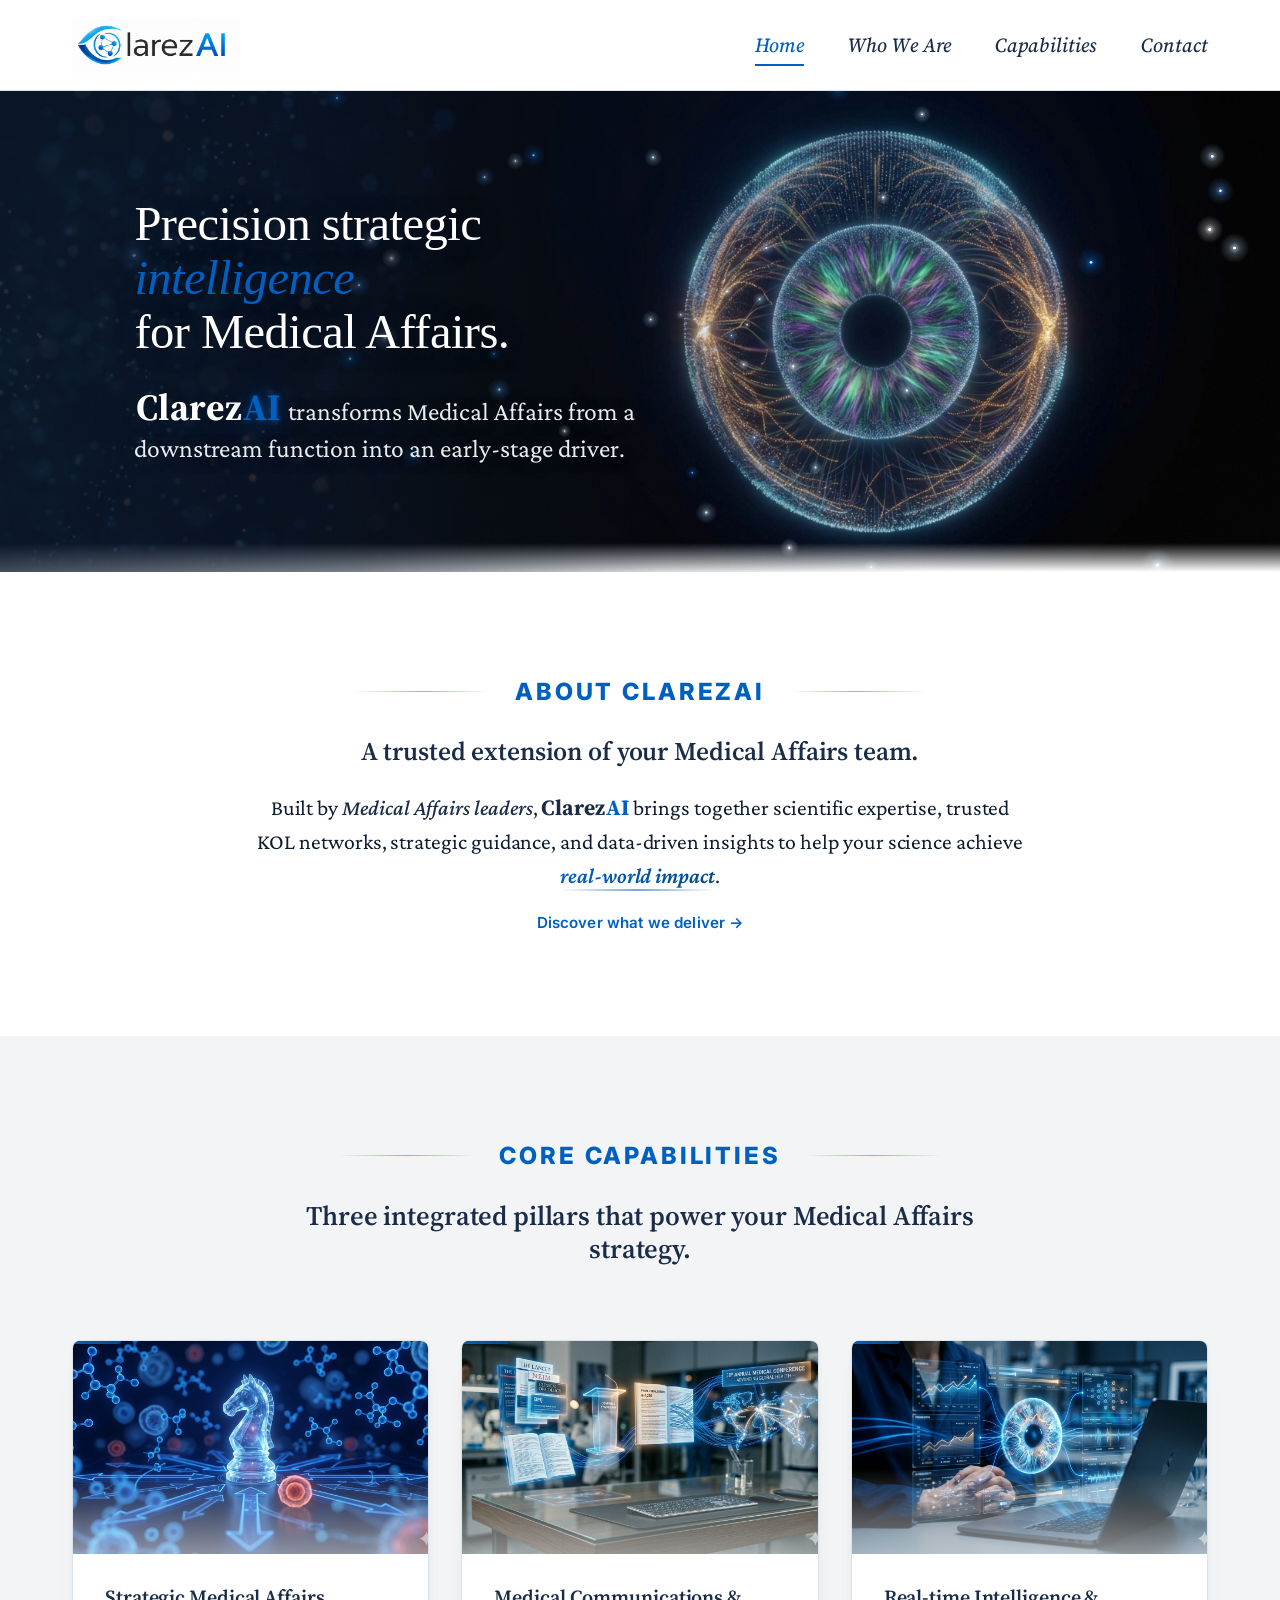
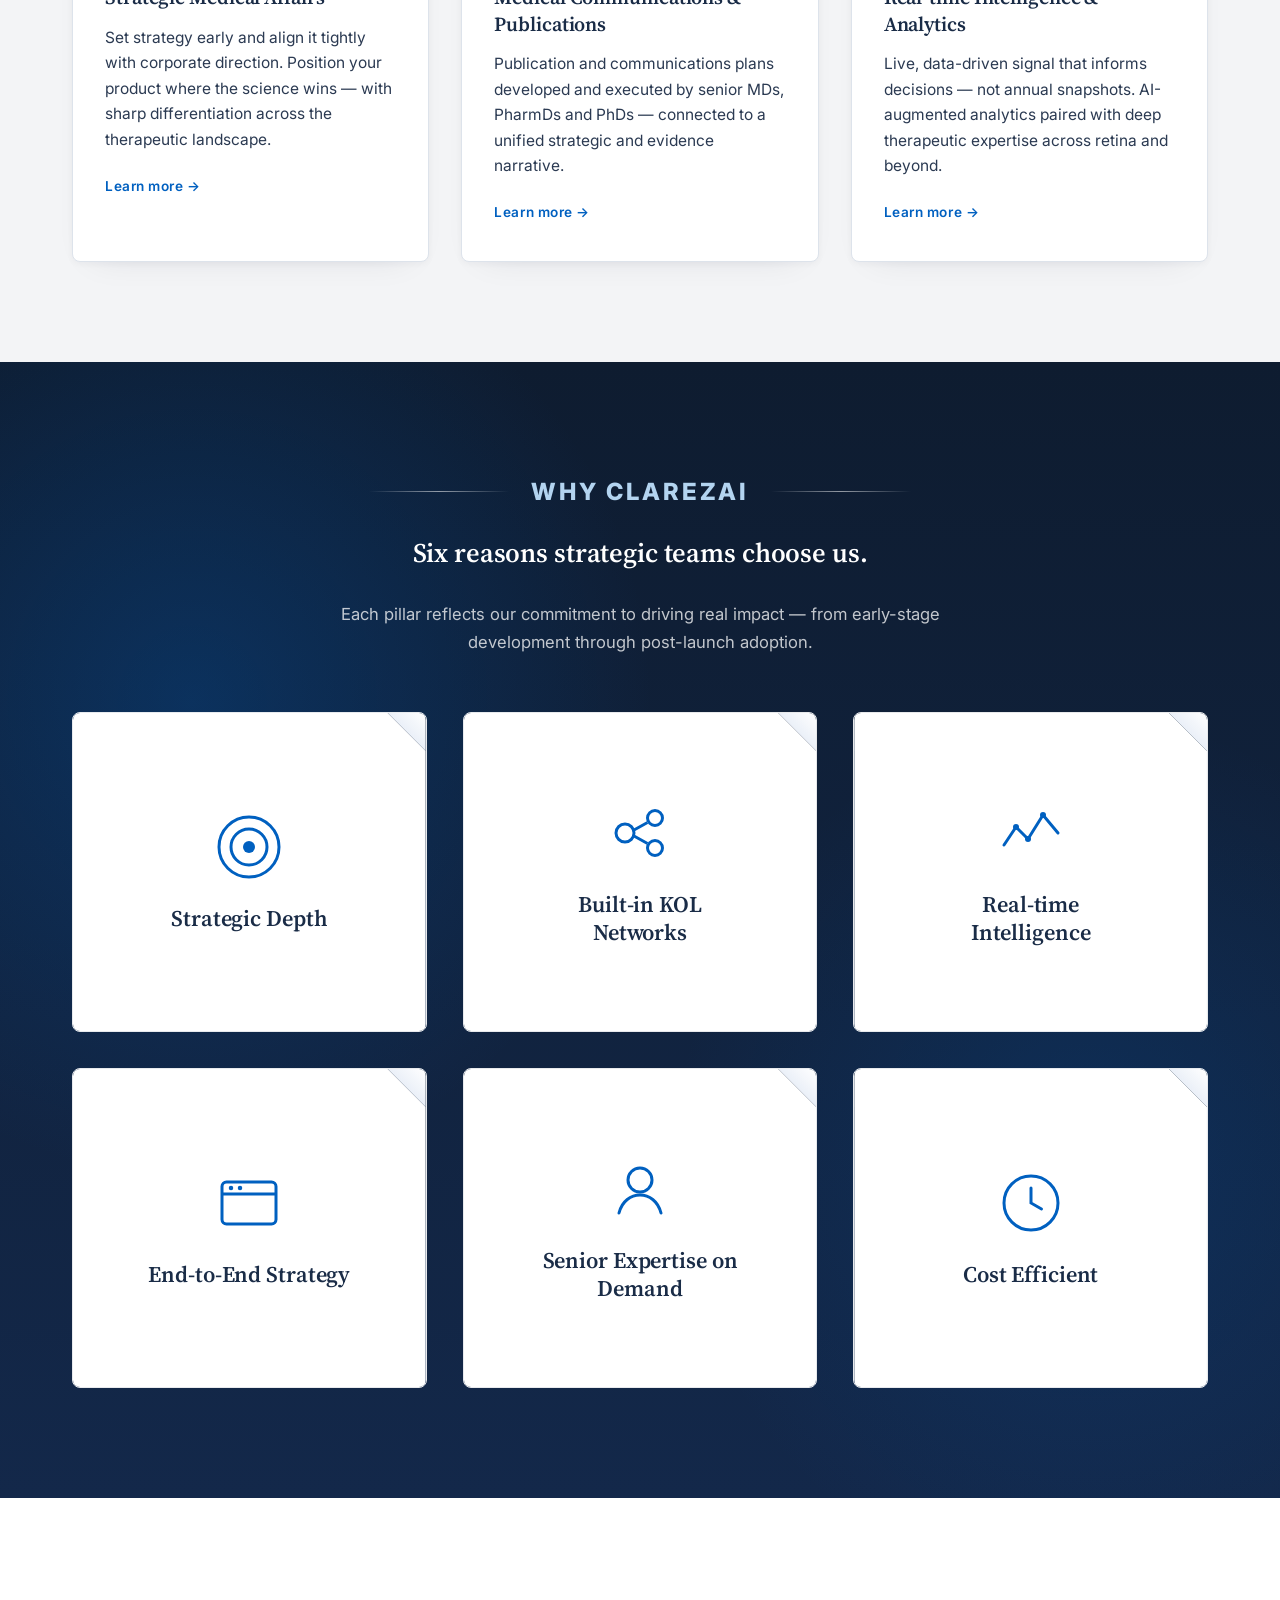
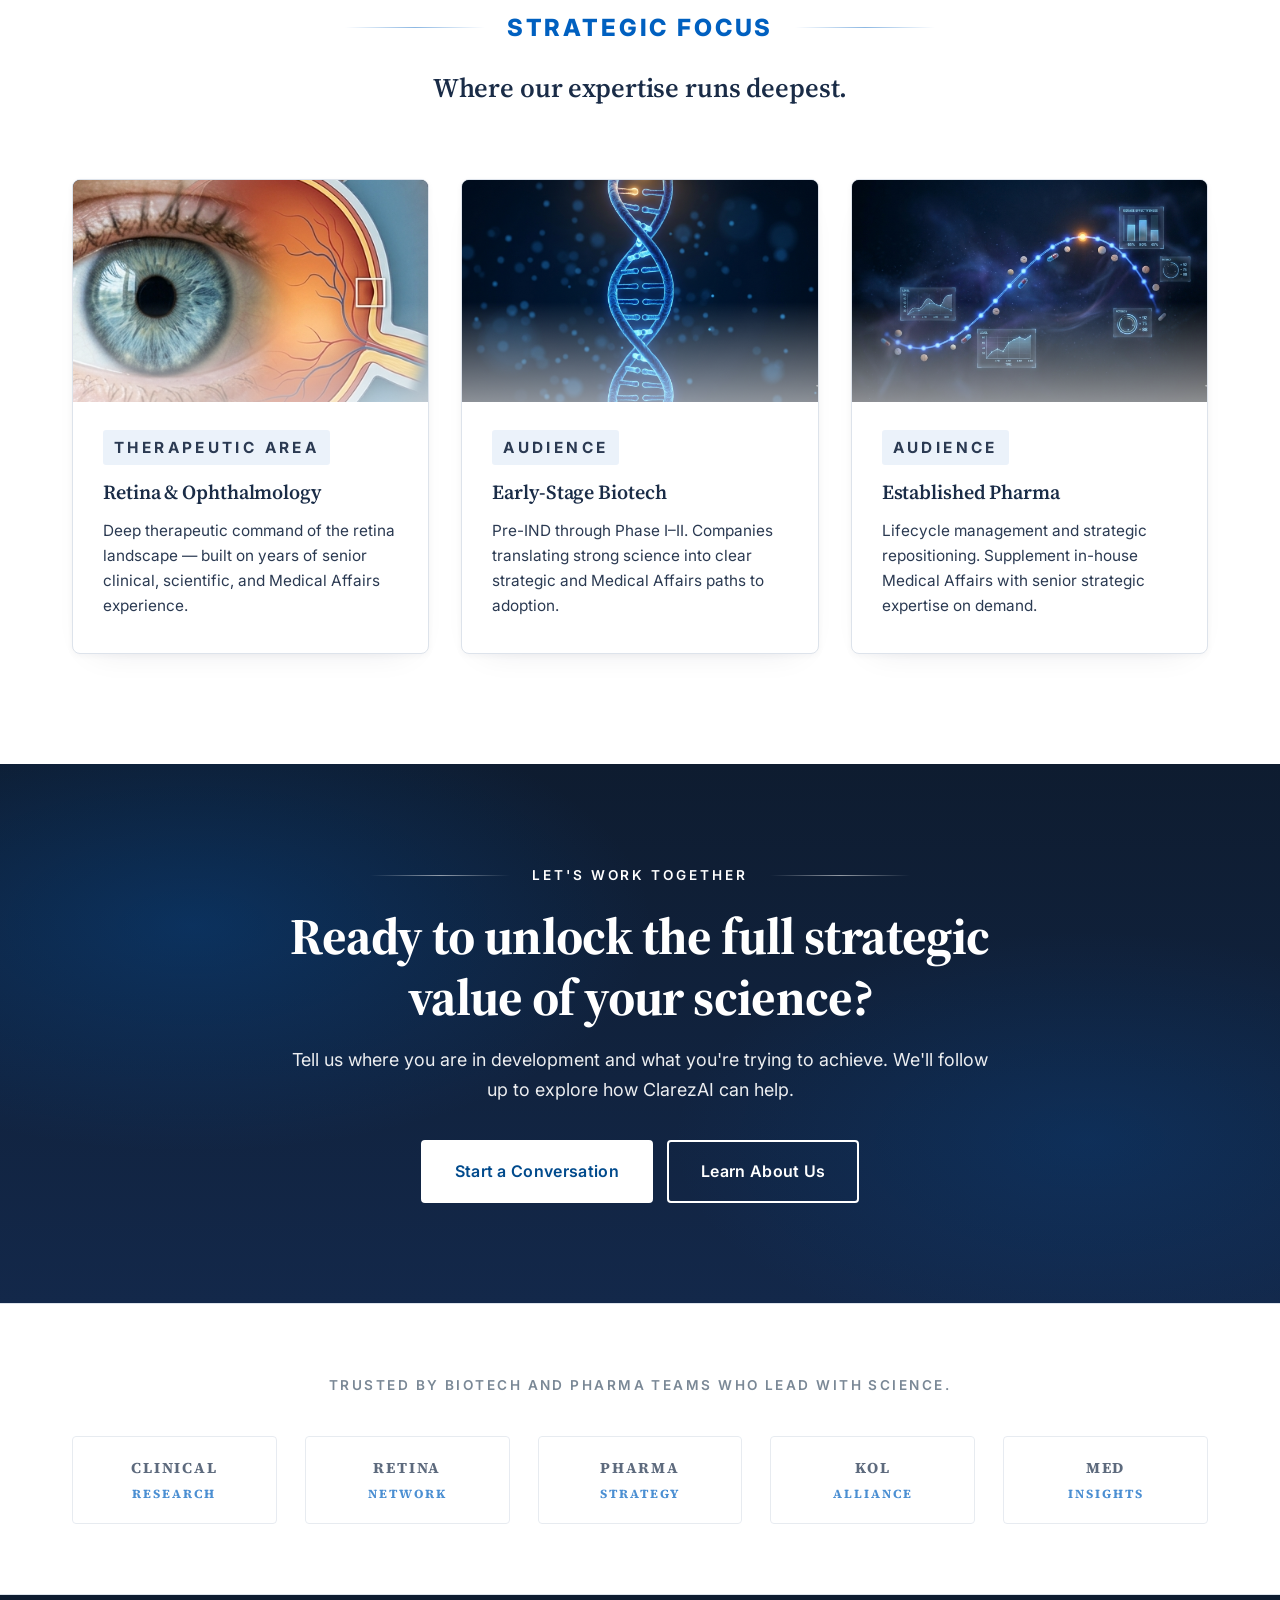
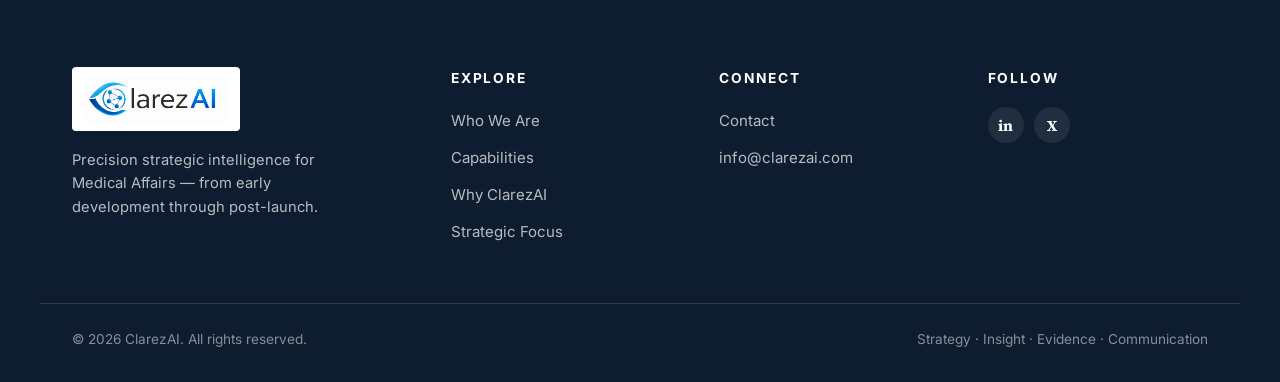
<file: index.html>
<!DOCTYPE html>
<html lang="en">
<head>
<meta charset="UTF-8" />
<meta name="viewport" content="width=device-width, initial-scale=1.0" />
<title>ClarezAI — Strategic Intelligence for Medical Affairs</title>
<meta name="description" content="ClarezAI is a strategic intelligence engine for biotech and pharma — true expertise, real insights, and end-to-end Medical Affairs strategy from early development through post-launch." />
<link rel="preconnect" href="https://fonts.googleapis.com" />
<link rel="preconnect" href="https://fonts.gstatic.com" crossorigin />
<link href="https://fonts.googleapis.com/css2?family=Inter:wght@300;400;500;600;700&family=Source+Serif+Pro:wght@400;600;700&family=Crimson+Pro:wght@400;500;600&display=swap" rel="stylesheet" />
<link rel="stylesheet" href="styles.css" />
<link rel="icon" href="images/ClarezAI Logo_without text.png" />
</head>
<body>

<!-- ── NAVIGATION ── -->
<header class="nav" id="nav">
  <div class="wrap nav__inner">
    <a class="brand" href="#top" aria-label="ClarezAI home">
      <img src="images/ClarezAI Logo_without text.png" alt="ClarezAI" class="brand__logo" />
    </a>
    <nav class="nav__links" aria-label="Primary">
      <a href="index.html" class="is-current">Home</a>
      <a href="about.html">Who We Are</a>
      <a href="capabilities.html">Capabilities</a>
      <a href="contact.html">Contact</a>
    </nav>
    <button class="nav__toggle" id="navToggle" aria-label="Toggle menu"><span></span><span></span><span></span></button>
  </div>
</header>

<main id="top">

  <!-- ── HERO (exactly as in Initial Code for Design 2) ── -->
  <section class="hero">
    <div class="hero__bg" aria-hidden="true"></div>
    <canvas class="hero__particles" id="heroParticles" aria-hidden="true"></canvas>
    <div class="hero__veil" aria-hidden="true"></div>
    <div class="wrap hero__inner">
      <h1 class="hero__title reveal">
        Precision strategic <em>intelligence</em><br>
        for Medical Affairs.
      </h1>
      <p class="hero__lead reveal">
        <span class="hero__lead-brand">Clarez<span class="hero__lead-brand__ai">AI</span></span> transforms Medical Affairs from a downstream function into an
        early-stage driver.
      </p>
    </div>
  </section>

  <!-- ── VALUE PROPOSITION ── -->
  <section class="prop" id="about">
    <div class="wrap prop__inner prop__inner--solo">
      <div class="prop__copy reveal replay-anim">
        <p class="kicker kicker--animated">
          <span class="kicker__line kicker__line--left" aria-hidden="true"></span>
          <span class="kicker__text">About ClarezAI</span>
          <span class="kicker__line kicker__line--right" aria-hidden="true"></span>
        </p>
        <h2 class="prop__h2">A trusted extension of your Medical Affairs team.</h2>
        <p class="lead prop__lead">Built by <em>Medical Affairs leaders</em>, <span class="prop__brand">Clarez<span class="prop__brand-ai">AI</span></span> brings together scientific expertise, trusted KOL networks, strategic guidance, and data-driven insights to help your science achieve <em class="prop__accent">real-world impact</em>.</p>
        <a href="capabilities.html" class="link-arrow">Discover what we deliver →</a>
      </div>
    </div>
  </section>

  <!-- ── CORE CAPABILITIES ── -->
  <section class="caps" id="capabilities">
    <div class="wrap">
      <header class="sec__head sec__head--center reveal replay-anim">
        <p class="kicker kicker--animated">
          <span class="kicker__line kicker__line--left" aria-hidden="true"></span>
          <span class="kicker__text">Core Capabilities</span>
          <span class="kicker__line kicker__line--right" aria-hidden="true"></span>
        </p>
        <h2>Three integrated pillars that power your Medical Affairs strategy.</h2>
      </header>
      <div class="caps__grid">
        <article class="cap-card reveal">
          <div class="cap-card__img"><img src="images/strategy.png" alt="Strategic Medical Affairs" /></div>
          <h3>Strategic Medical Affairs</h3>
          <p>Set strategy early and align it tightly with corporate direction. Position your product where the science wins — with sharp differentiation across the therapeutic landscape.</p>
          <a href="capabilities.html" class="link-arrow">Learn more →</a>
        </article>
        <article class="cap-card reveal">
          <div class="cap-card__img"><img src="images/communications.png" alt="Medical Communications" /></div>
          <h3>Medical Communications &amp; Publications</h3>
          <p>Publication and communications plans developed and executed by senior MDs, PharmDs and PhDs — connected to a unified strategic and evidence narrative.</p>
          <a href="capabilities.html" class="link-arrow">Learn more →</a>
        </article>
        <article class="cap-card reveal">
          <div class="cap-card__img"><img src="images/analytics.png" alt="Real-time Intelligence" /></div>
          <h3>Real-time Intelligence &amp; Analytics</h3>
          <p>Live, data-driven signal that informs decisions — not annual snapshots. AI-augmented analytics paired with deep therapeutic expertise across retina and beyond.</p>
          <a href="capabilities.html" class="link-arrow">Learn more →</a>
        </article>
      </div>
    </div>
  </section>

  <!-- ── WHY CLAREZAI (6 pillars) ── -->
  <section class="why" id="why">
    <div class="wrap">
      <header class="sec__head sec__head--center reveal replay-anim">
        <p class="kicker kicker--animated">
          <span class="kicker__line kicker__line--left" aria-hidden="true"></span>
          <span class="kicker__text">Why ClarezAI</span>
          <span class="kicker__line kicker__line--right" aria-hidden="true"></span>
        </p>
        <h2>Six reasons strategic teams choose us.</h2>
        <p class="sec__sub">Each pillar reflects our commitment to driving real impact — from early-stage development through post-launch adoption.</p>
      </header>
      <div class="why__grid">
        <article class="why-card reveal" tabindex="0">
          <div class="why-card__back"><p class="why-card__reveal">Senior MDs, PharmDs and PhDs — on every engagement.</p><p class="why-card__detail">Real therapeutic and strategic expertise — not just execution support. We bring senior insight to every engagement.</p></div>
          <div class="why-card__front">
            <div class="why-card__icon" aria-hidden="true">
              <svg viewBox="0 0 48 48" fill="none"><circle cx="24" cy="24" r="20" stroke="currentColor" stroke-width="2"/><circle cx="24" cy="24" r="12" stroke="currentColor" stroke-width="2"/><circle cx="24" cy="24" r="4" fill="currentColor"/></svg>
            </div>
            <h3>Strategic Depth</h3>
          </div>
          <span class="why-card__peel" aria-hidden="true"></span>
        </article>
        <article class="why-card reveal" tabindex="0">
          <div class="why-card__back"><p class="why-card__reveal">Direct relationships with retina KOLs, ready day one.</p><p class="why-card__detail">Established key opinion leader relationships. Engagement starts on day one — not after months of outreach.</p></div>
          <div class="why-card__front">
            <div class="why-card__icon" aria-hidden="true">
              <svg viewBox="0 0 48 48" fill="none"><circle cx="14" cy="24" r="6" stroke="currentColor" stroke-width="2"/><circle cx="34" cy="14" r="5" stroke="currentColor" stroke-width="2"/><circle cx="34" cy="34" r="5" stroke="currentColor" stroke-width="2"/><path d="M20 22l9-5M20 26l9 5" stroke="currentColor" stroke-width="2"/></svg>
            </div>
            <h3>Built-in KOL Networks</h3>
          </div>
          <span class="why-card__peel" aria-hidden="true"></span>
        </article>
        <article class="why-card reveal" tabindex="0">
          <div class="why-card__back"><p class="why-card__reveal">Continuous, AI-augmented signal — not annual snapshots.</p><p class="why-card__detail">Live, data-driven signal you can act on. Continuous insight rather than annual snapshots.</p></div>
          <div class="why-card__front">
            <div class="why-card__icon" aria-hidden="true">
              <svg viewBox="0 0 48 48" fill="none"><path d="M6 32l8-12 8 8 10-16 10 12" stroke="currentColor" stroke-width="2" stroke-linecap="round" stroke-linejoin="round"/><circle cx="14" cy="20" r="2" fill="currentColor"/><circle cx="22" cy="28" r="2" fill="currentColor"/><circle cx="32" cy="12" r="2" fill="currentColor"/></svg>
            </div>
            <h3>Real-time Intelligence</h3>
          </div>
          <span class="why-card__peel" aria-hidden="true"></span>
        </article>
        <article class="why-card reveal" tabindex="0">
          <div class="why-card__back"><p class="why-card__reveal">One engine — from discovery through post-launch adoption.</p><p class="why-card__detail">From early development through post-launch — one integrated engine for strategy, evidence, and communications.</p></div>
          <div class="why-card__front">
            <div class="why-card__icon" aria-hidden="true">
              <svg viewBox="0 0 48 48" fill="none"><rect x="6" y="10" width="36" height="28" rx="3" stroke="currentColor" stroke-width="2"/><path d="M6 18h36" stroke="currentColor" stroke-width="2"/><circle cx="12" cy="14" r="1.5" fill="currentColor"/><circle cx="18" cy="14" r="1.5" fill="currentColor"/></svg>
            </div>
            <h3>End-to-End Strategy</h3>
          </div>
          <span class="why-card__peel" aria-hidden="true"></span>
        </article>
        <article class="why-card reveal" tabindex="0">
          <div class="why-card__back"><p class="why-card__reveal">Engage senior talent only when you need it — no delegation.</p><p class="why-card__detail">Engage senior MDs, PharmDs and PhDs as you need them — no junior delegation, no compromise on depth.</p></div>
          <div class="why-card__front">
            <div class="why-card__icon" aria-hidden="true">
              <svg viewBox="0 0 48 48" fill="none"><circle cx="24" cy="18" r="8" stroke="currentColor" stroke-width="2"/><path d="M10 40c2-8 8-12 14-12s12 4 14 12" stroke="currentColor" stroke-width="2" stroke-linecap="round"/></svg>
            </div>
            <h3>Senior Expertise on Demand</h3>
          </div>
          <span class="why-card__peel" aria-hidden="true"></span>
        </article>
        <article class="why-card reveal" tabindex="0">
          <div class="why-card__back"><p class="why-card__reveal">A fraction of the cost of an in-house Medical Affairs team.</p><p class="why-card__detail">A fraction of the cost of building a full in-house Medical Affairs team — without sacrificing strategic depth.</p></div>
          <div class="why-card__front">
            <div class="why-card__icon" aria-hidden="true">
              <svg viewBox="0 0 48 48" fill="none"><circle cx="24" cy="24" r="18" stroke="currentColor" stroke-width="2"/><path d="M24 14v10l7 4" stroke="currentColor" stroke-width="2" stroke-linecap="round"/></svg>
            </div>
            <h3>Cost Efficient</h3>
          </div>
          <span class="why-card__peel" aria-hidden="true"></span>
        </article>
      </div>
    </div>
  </section>

  <!-- ── STRATEGIC FOCUS AREAS ── -->
  <section class="focus" id="insights">
    <div class="wrap">
      <header class="sec__head sec__head--center reveal replay-anim">
        <p class="kicker kicker--animated">
          <span class="kicker__line kicker__line--left" aria-hidden="true"></span>
          <span class="kicker__text">Strategic Focus</span>
          <span class="kicker__line kicker__line--right" aria-hidden="true"></span>
        </p>
        <h2>Where our expertise runs deepest.</h2>
      </header>
      <div class="focus__grid">
        <article class="focus-card reveal">
          <div class="focus-card__img"><img src="images/retina.png" alt="Retina Therapeutic Area" /></div>
          <div class="focus-card__body">
            <p class="focus-card__tag">Therapeutic Area</p>
            <h3>Retina &amp; Ophthalmology</h3>
            <p>Deep therapeutic command of the retina landscape — built on years of senior clinical, scientific, and Medical Affairs experience.</p>
          </div>
        </article>
        <article class="focus-card reveal">
          <div class="focus-card__img"><img src="images/biotech.png" alt="Early-Stage Biotech" /></div>
          <div class="focus-card__body">
            <p class="focus-card__tag">Audience</p>
            <h3>Early-Stage Biotech</h3>
            <p>Pre-IND through Phase I–II. Companies translating strong science into clear strategic and Medical Affairs paths to adoption.</p>
          </div>
        </article>
        <article class="focus-card reveal">
          <div class="focus-card__img"><img src="images/pharma.png" alt="Established Pharma" /></div>
          <div class="focus-card__body">
            <p class="focus-card__tag">Audience</p>
            <h3>Established Pharma</h3>
            <p>Lifecycle management and strategic repositioning. Supplement in-house Medical Affairs with senior strategic expertise on demand.</p>
          </div>
        </article>
      </div>
    </div>
  </section>

  <!-- ── CTA: LET'S WORK TOGETHER ── -->
  <section class="cta" id="contact">
    <div class="wrap cta__inner reveal replay-anim">
      <p class="cta__eyebrow kicker--animated">
        <span class="kicker__line kicker__line--left" aria-hidden="true"></span>
        <span class="kicker__text">Let's Work Together</span>
        <span class="kicker__line kicker__line--right" aria-hidden="true"></span>
      </p>
      <h2>Ready to unlock the full strategic value of your science?</h2>
      <p class="cta__lead">Tell us where you are in development and what you're trying to achieve. We'll follow up to explore how ClarezAI can help.</p>
      <div class="cta__actions">
        <a href="contact.html" class="btn btn--solid btn--lg">Start a Conversation</a>
        <a href="about.html" class="btn btn--ghost btn--lg">Learn About Us</a>
      </div>
    </div>
  </section>

  <!-- ── AFFILIATED / PARTNERS LOGO STRIP (moved here, right before footer) ── -->
  <section class="partners">
    <div class="wrap">
      <p class="partners__heading reveal">Trusted by biotech and pharma teams who lead with science.</p>
      <div class="partners__grid reveal" aria-label="Partner organizations">
        <div class="partners__logo">CLINICAL <span>RESEARCH</span></div>
        <div class="partners__logo">RETINA<span>NETWORK</span></div>
        <div class="partners__logo">PHARMA<span>STRATEGY</span></div>
        <div class="partners__logo">KOL <span>ALLIANCE</span></div>
        <div class="partners__logo">MED<span>INSIGHTS</span></div>
      </div>
    </div>
  </section>

</main>

<!-- ── FOOTER ── -->
<footer class="footer">
  <div class="wrap footer__top">
    <div class="footer__col footer__brand">
      <img src="images/ClarezAI Logo_without text.png" alt="ClarezAI" class="footer__logo" />
      <p>Precision strategic intelligence for Medical Affairs — from early development through post-launch.</p>
    </div>
    <div class="footer__col">
      <h4>Explore</h4>
      <ul>
        <li><a href="about.html">Who We Are</a></li>
        <li><a href="capabilities.html">Capabilities</a></li>
        <li><a href="#why">Why ClarezAI</a></li>
        <li><a href="#insights">Strategic Focus</a></li>
      </ul>
    </div>
    <div class="footer__col">
      <h4>Connect</h4>
      <ul>
        <li><a href="contact.html">Contact</a></li>
        <li><a href="mailto:info@clarezai.com">info@clarezai.com</a></li>
      </ul>
    </div>
    <div class="footer__col">
      <h4>Follow</h4>
      <ul class="footer__social">
        <li><a href="#" aria-label="LinkedIn">in</a></li>
        <li><a href="#" aria-label="Twitter / X">X</a></li>
      </ul>
    </div>
  </div>
  <div class="wrap footer__bottom">
    <span>© 2026 ClarezAI. All rights reserved.</span>
    <span>Strategy · Insight · Evidence · Communication</span>
  </div>
</footer>

<script src="script.js"></script>
</body>
</html>
</file>
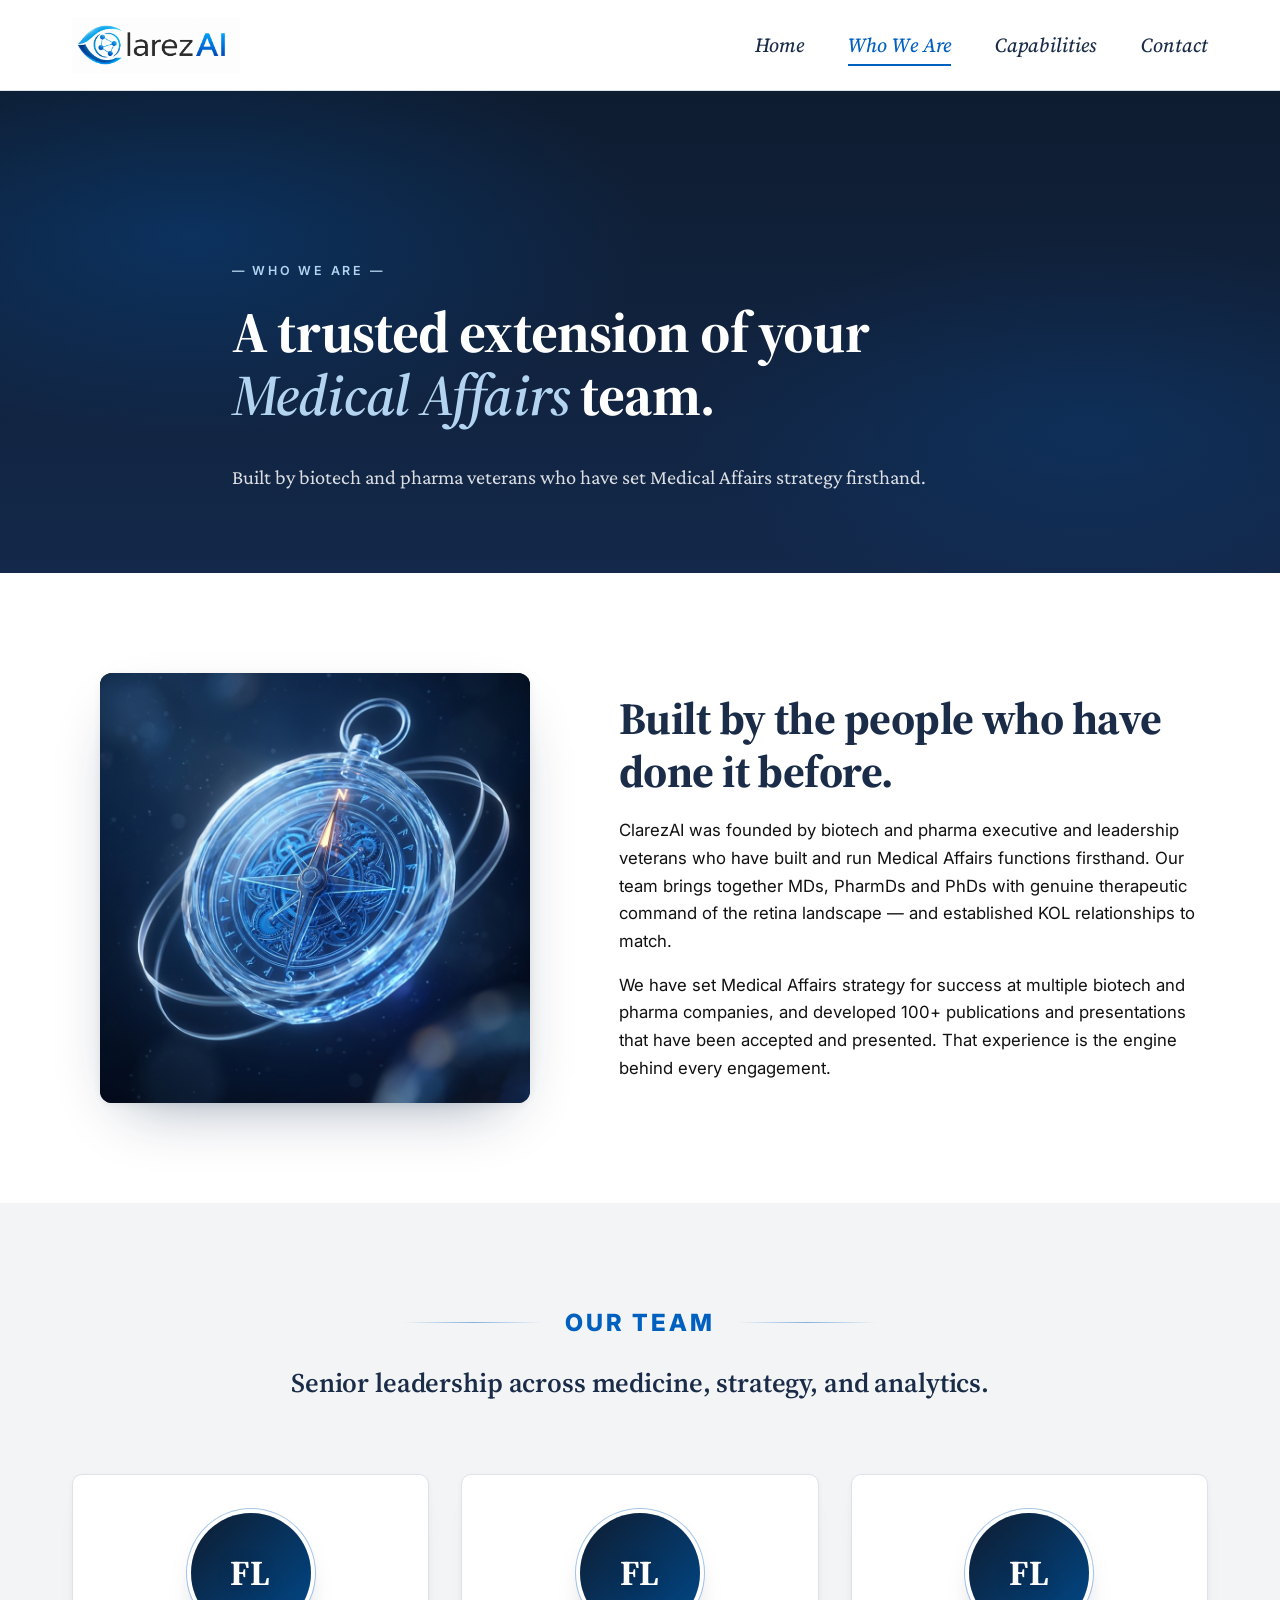
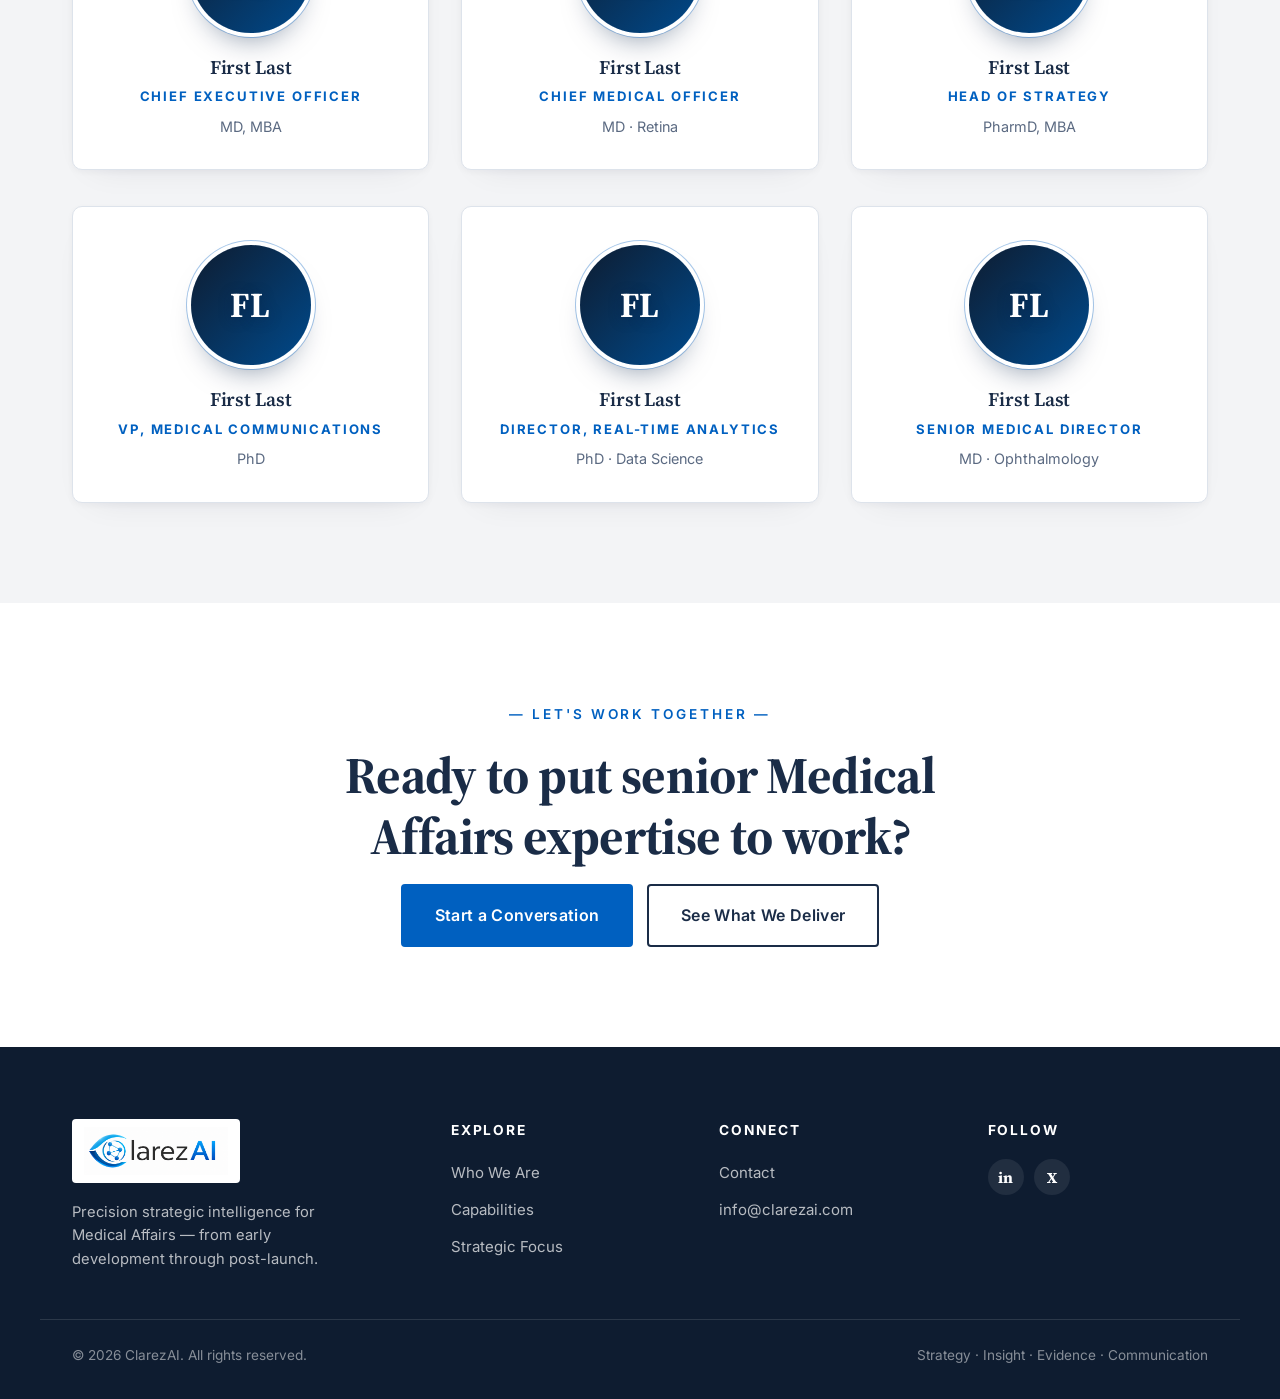
<file: about.html>
<!DOCTYPE html>
<html lang="en">
<head>
<meta charset="UTF-8" />
<meta name="viewport" content="width=device-width, initial-scale=1.0" />
<title>Who We Are — ClarezAI</title>
<meta name="description" content="ClarezAI is a strategic intelligence engine for biotech and pharma — founded by MDs, PharmDs and PhDs with deep retina expertise." />
<link rel="preconnect" href="https://fonts.googleapis.com" />
<link rel="preconnect" href="https://fonts.gstatic.com" crossorigin />
<link href="https://fonts.googleapis.com/css2?family=Inter:wght@300;400;500;600;700&family=Source+Serif+Pro:wght@400;600;700&family=Crimson+Pro:wght@400;500;600&display=swap" rel="stylesheet" />
<link rel="stylesheet" href="styles.css" />
<link rel="icon" href="images/ClarezAI Logo_without text.png" />
</head>
<body>

<header class="nav" id="nav">
  <div class="wrap nav__inner">
    <a class="brand" href="index.html" aria-label="ClarezAI home">
      <img src="images/ClarezAI Logo_without text.png" alt="ClarezAI" class="brand__logo" />
    </a>
    <nav class="nav__links" aria-label="Primary">
      <a href="index.html">Home</a>
      <a href="about.html" class="is-current">Who We Are</a>
      <a href="capabilities.html">Capabilities</a>
      <a href="contact.html">Contact</a>
    </nav>
    <button class="nav__toggle" id="navToggle" aria-label="Toggle menu"><span></span><span></span><span></span></button>
  </div>
</header>

<main id="top">

  <!-- ── PAGE HEADER ── -->
  <section class="pagehead">
    <div class="wrap pagehead__inner reveal">
      <p class="kicker">— Who We Are —</p>
      <h1>A trusted extension of your<br><em>Medical Affairs</em> team.</h1>
      <p class="pagehead__lead">Built by biotech and pharma veterans who have set Medical Affairs strategy firsthand.</p>
    </div>
  </section>

  <!-- ── STORY ── -->
  <section class="prop">
    <div class="wrap prop__split">
      <figure class="prop__visual reveal">
        <img src="images/team.png" alt="ClarezAI strategic intelligence — the engine of senior Medical Affairs experience" />
      </figure>
      <div class="prop__copy reveal">
        <h2>Built by the people who have done it before.</h2>
        <p class="lead">ClarezAI was founded by biotech and pharma executive and leadership veterans who have built and run Medical Affairs functions firsthand. Our team brings together MDs, PharmDs and PhDs with genuine therapeutic command of the retina landscape — and established KOL relationships to match.</p>
        <p class="lead">We have set Medical Affairs strategy for success at multiple biotech and pharma companies, and developed 100+ publications and presentations that have been accepted and presented. That experience is the engine behind every engagement.</p>
      </div>
    </div>
  </section>

  <!-- ── TEAM (placeholders — replace with real headshots, names, titles) ── -->
  <section class="team">
    <div class="wrap">
      <header class="sec__head sec__head--center reveal replay-anim">
        <p class="kicker kicker--animated">
          <span class="kicker__line kicker__line--left" aria-hidden="true"></span>
          <span class="kicker__text">Our Team</span>
          <span class="kicker__line kicker__line--right" aria-hidden="true"></span>
        </p>
        <h2>Senior leadership across medicine, strategy, and analytics.</h2>
      </header>
      <div class="team__grid">
        <article class="team-card reveal">
          <div class="team-card__avatar" aria-hidden="true">
            <!-- Replace with: <img src="images/team-1.jpg" alt="..." class="team-card__photo" /> -->
            <span class="team-card__initials">FL</span>
          </div>
          <h3 class="team-card__name">First Last</h3>
          <p class="team-card__title">Chief Executive Officer</p>
          <p class="team-card__cred">MD, MBA</p>
        </article>
        <article class="team-card reveal">
          <div class="team-card__avatar" aria-hidden="true">
            <span class="team-card__initials">FL</span>
          </div>
          <h3 class="team-card__name">First Last</h3>
          <p class="team-card__title">Chief Medical Officer</p>
          <p class="team-card__cred">MD · Retina</p>
        </article>
        <article class="team-card reveal">
          <div class="team-card__avatar" aria-hidden="true">
            <span class="team-card__initials">FL</span>
          </div>
          <h3 class="team-card__name">First Last</h3>
          <p class="team-card__title">Head of Strategy</p>
          <p class="team-card__cred">PharmD, MBA</p>
        </article>
        <article class="team-card reveal">
          <div class="team-card__avatar" aria-hidden="true">
            <span class="team-card__initials">FL</span>
          </div>
          <h3 class="team-card__name">First Last</h3>
          <p class="team-card__title">VP, Medical Communications</p>
          <p class="team-card__cred">PhD</p>
        </article>
        <article class="team-card reveal">
          <div class="team-card__avatar" aria-hidden="true">
            <span class="team-card__initials">FL</span>
          </div>
          <h3 class="team-card__name">First Last</h3>
          <p class="team-card__title">Director, Real-time Analytics</p>
          <p class="team-card__cred">PhD · Data Science</p>
        </article>
        <article class="team-card reveal">
          <div class="team-card__avatar" aria-hidden="true">
            <span class="team-card__initials">FL</span>
          </div>
          <h3 class="team-card__name">First Last</h3>
          <p class="team-card__title">Senior Medical Director</p>
          <p class="team-card__cred">MD · Ophthalmology</p>
        </article>
      </div>
    </div>
  </section>

  <!-- ── CTA ── -->
  <section class="cta cta--light">
    <div class="wrap cta__inner reveal">
      <p class="cta__eyebrow">— Let's Work Together —</p>
      <h2>Ready to put senior Medical Affairs expertise to work?</h2>
      <div class="cta__actions">
        <a href="contact.html" class="btn btn--solid btn--lg">Start a Conversation</a>
        <a href="capabilities.html" class="btn btn--ghost btn--lg">See What We Deliver</a>
      </div>
    </div>
  </section>

</main>

<footer class="footer">
  <div class="wrap footer__top">
    <div class="footer__col footer__brand">
      <img src="images/ClarezAI Logo_without text.png" alt="ClarezAI" class="footer__logo" />
      <p>Precision strategic intelligence for Medical Affairs — from early development through post-launch.</p>
    </div>
    <div class="footer__col">
      <h4>Explore</h4>
      <ul>
        <li><a href="about.html">Who We Are</a></li>
        <li><a href="capabilities.html">Capabilities</a></li>
        <li><a href="index.html#insights">Strategic Focus</a></li>
      </ul>
    </div>
    <div class="footer__col">
      <h4>Connect</h4>
      <ul>
        <li><a href="contact.html">Contact</a></li>
        <li><a href="mailto:info@clarezai.com">info@clarezai.com</a></li>
      </ul>
    </div>
    <div class="footer__col">
      <h4>Follow</h4>
      <ul class="footer__social">
        <li><a href="#" aria-label="LinkedIn">in</a></li>
        <li><a href="#" aria-label="Twitter / X">X</a></li>
      </ul>
    </div>
  </div>
  <div class="wrap footer__bottom">
    <span>© 2026 ClarezAI. All rights reserved.</span>
    <span>Strategy · Insight · Evidence · Communication</span>
  </div>
</footer>

<script src="script.js"></script>
</body>
</html>
</file>
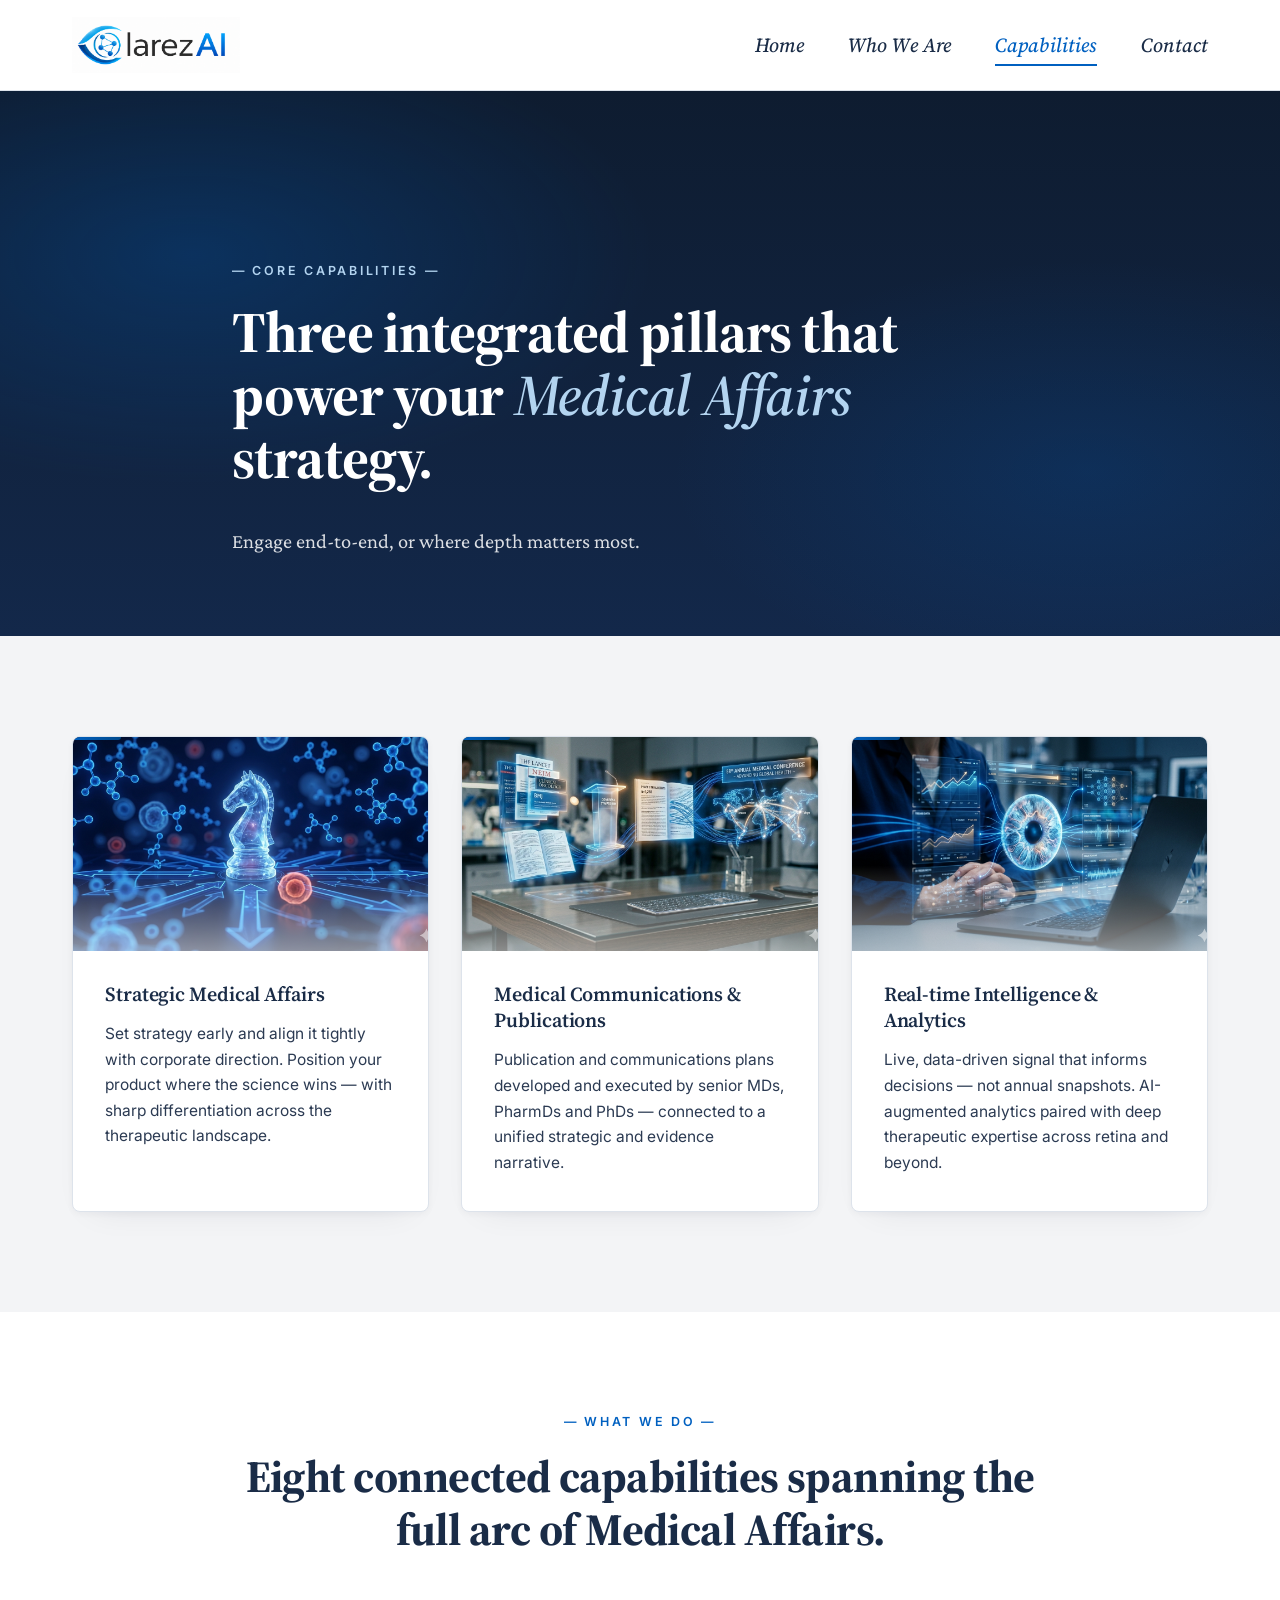
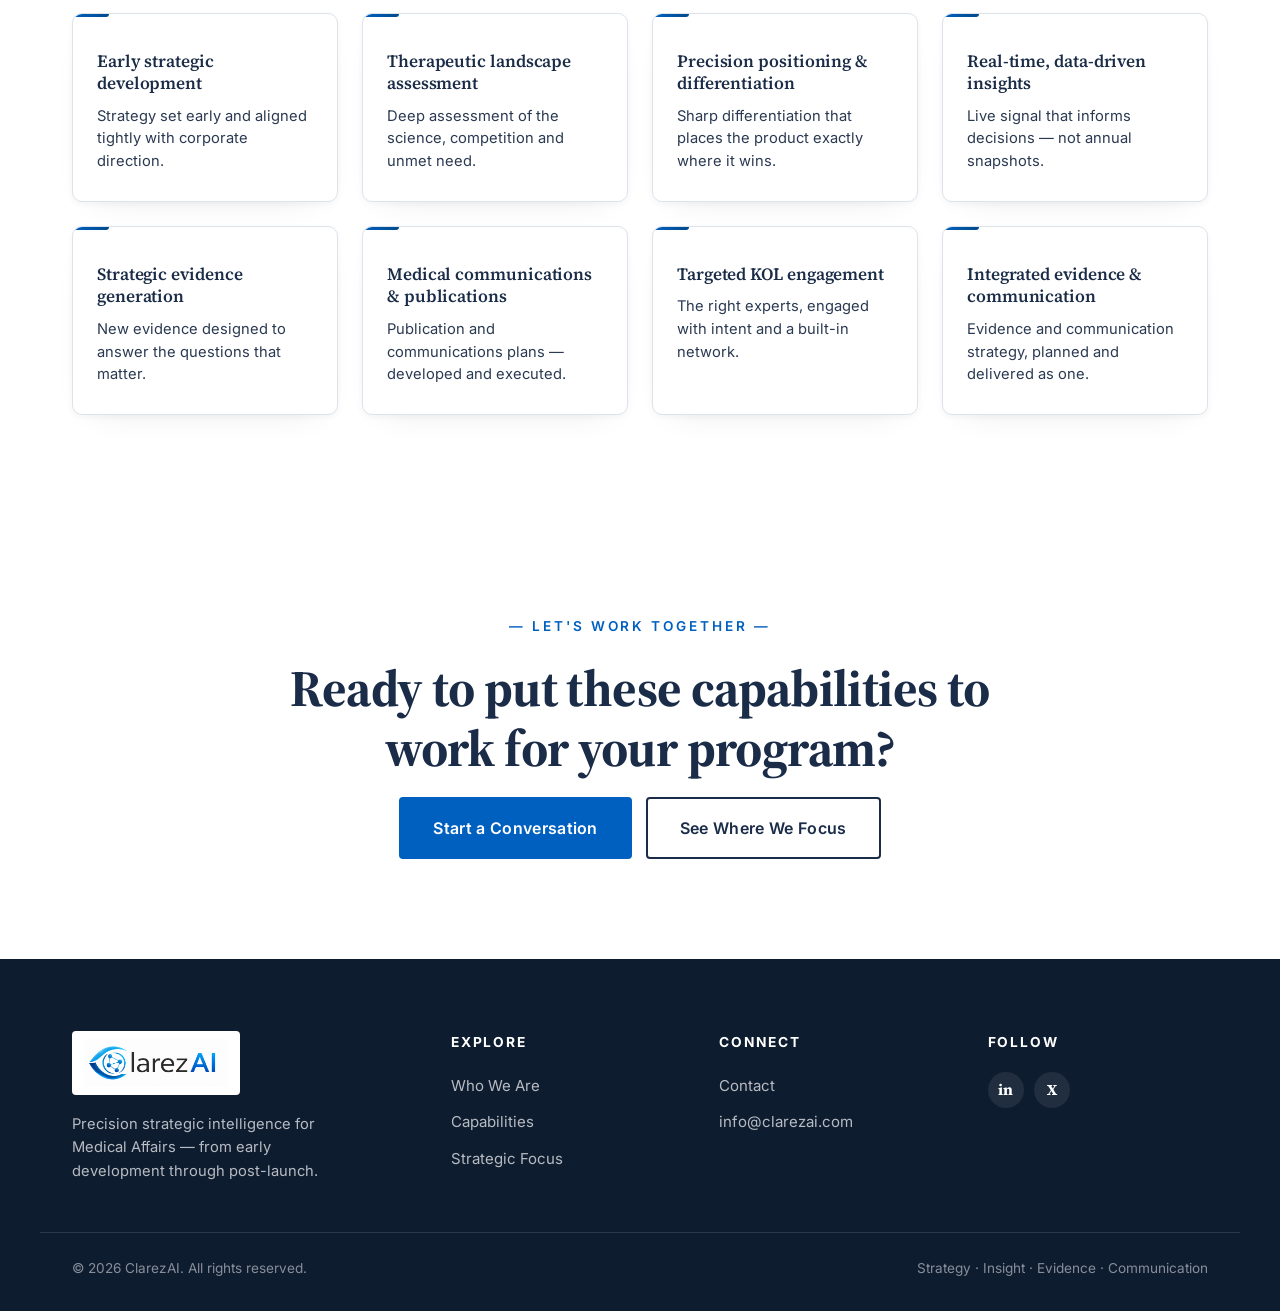
<file: capabilities.html>
<!DOCTYPE html>
<html lang="en">
<head>
<meta charset="UTF-8" />
<meta name="viewport" content="width=device-width, initial-scale=1.0" />
<title>Capabilities — ClarezAI</title>
<meta name="description" content="ClarezAI's three integrated pillars: Strategic Medical Affairs, Medical Communications & Publications, and Real-time Intelligence & Analytics." />
<link rel="preconnect" href="https://fonts.googleapis.com" />
<link rel="preconnect" href="https://fonts.gstatic.com" crossorigin />
<link href="https://fonts.googleapis.com/css2?family=Inter:wght@300;400;500;600;700&family=Source+Serif+Pro:wght@400;600;700&family=Crimson+Pro:wght@400;500;600&display=swap" rel="stylesheet" />
<link rel="stylesheet" href="styles.css" />
<link rel="icon" href="images/ClarezAI Logo_without text.png" />
</head>
<body>

<header class="nav" id="nav">
  <div class="wrap nav__inner">
    <a class="brand" href="index.html" aria-label="ClarezAI home">
      <img src="images/ClarezAI Logo_without text.png" alt="ClarezAI" class="brand__logo" />
    </a>
    <nav class="nav__links" aria-label="Primary">
      <a href="index.html">Home</a>
      <a href="about.html">Who We Are</a>
      <a href="capabilities.html" class="is-current">Capabilities</a>
      <a href="contact.html">Contact</a>
    </nav>
    <button class="nav__toggle" id="navToggle" aria-label="Toggle menu"><span></span><span></span><span></span></button>
  </div>
</header>

<main id="top">

  <!-- ── PAGE HEADER ── -->
  <section class="pagehead">
    <div class="wrap pagehead__inner reveal">
      <p class="kicker">— Core Capabilities —</p>
      <h1>Three integrated pillars that power your <em>Medical Affairs</em> strategy.</h1>
      <p class="pagehead__lead">Engage end-to-end, or where depth matters most.</p>
    </div>
  </section>

  <!-- ── 3 CAPABILITY CARDS ── -->
  <section class="caps">
    <div class="wrap">
      <div class="caps__grid">
        <article class="cap-card reveal">
          <div class="cap-card__img"><img src="images/strategy.png" alt="Strategic Medical Affairs" /></div>
          <h3>Strategic Medical Affairs</h3>
          <p>Set strategy early and align it tightly with corporate direction. Position your product where the science wins — with sharp differentiation across the therapeutic landscape.</p>
        </article>
        <article class="cap-card reveal">
          <div class="cap-card__img"><img src="images/communications.png" alt="Medical Communications" /></div>
          <h3>Medical Communications &amp; Publications</h3>
          <p>Publication and communications plans developed and executed by senior MDs, PharmDs and PhDs — connected to a unified strategic and evidence narrative.</p>
        </article>
        <article class="cap-card reveal">
          <div class="cap-card__img"><img src="images/analytics.png" alt="Real-time Intelligence" /></div>
          <h3>Real-time Intelligence &amp; Analytics</h3>
          <p>Live, data-driven signal that informs decisions — not annual snapshots. AI-augmented analytics paired with deep therapeutic expertise across retina and beyond.</p>
        </article>
      </div>
    </div>
  </section>

  <!-- ── DETAIL: 8 CONNECTED CAPABILITIES ── -->
  <section class="prop">
    <div class="wrap prop__inner prop__inner--solo">
      <div class="prop__copy reveal">
        <p class="kicker">— What We Do —</p>
        <h2>Eight connected capabilities spanning the full arc of Medical Affairs.</h2>
      </div>
    </div>
    <div class="wrap">
      <div class="do-grid">
        <article class="do-card reveal">
          <span class="do-card__num" aria-hidden="true"></span>
          <h3>Early strategic development</h3>
          <p>Strategy set early and aligned tightly with corporate direction.</p>
        </article>
        <article class="do-card reveal">
          <span class="do-card__num" aria-hidden="true"></span>
          <h3>Therapeutic landscape assessment</h3>
          <p>Deep assessment of the science, competition and unmet need.</p>
        </article>
        <article class="do-card reveal">
          <span class="do-card__num" aria-hidden="true"></span>
          <h3>Precision positioning &amp; differentiation</h3>
          <p>Sharp differentiation that places the product exactly where it wins.</p>
        </article>
        <article class="do-card reveal">
          <span class="do-card__num" aria-hidden="true"></span>
          <h3>Real-time, data-driven insights</h3>
          <p>Live signal that informs decisions — not annual snapshots.</p>
        </article>
        <article class="do-card reveal">
          <span class="do-card__num" aria-hidden="true"></span>
          <h3>Strategic evidence generation</h3>
          <p>New evidence designed to answer the questions that matter.</p>
        </article>
        <article class="do-card reveal">
          <span class="do-card__num" aria-hidden="true"></span>
          <h3>Medical communications &amp; publications</h3>
          <p>Publication and communications plans — developed and executed.</p>
        </article>
        <article class="do-card reveal">
          <span class="do-card__num" aria-hidden="true"></span>
          <h3>Targeted KOL engagement</h3>
          <p>The right experts, engaged with intent and a built-in network.</p>
        </article>
        <article class="do-card reveal">
          <span class="do-card__num" aria-hidden="true"></span>
          <h3>Integrated evidence &amp; communication</h3>
          <p>Evidence and communication strategy, planned and delivered as one.</p>
        </article>
      </div>
    </div>
  </section>

  <!-- ── CTA ── -->
  <section class="cta cta--light">
    <div class="wrap cta__inner reveal">
      <p class="cta__eyebrow">— Let's Work Together —</p>
      <h2>Ready to put these capabilities to work for your program?</h2>
      <div class="cta__actions">
        <a href="contact.html" class="btn btn--solid btn--lg">Start a Conversation</a>
        <a href="index.html#insights" class="btn btn--ghost btn--lg">See Where We Focus</a>
      </div>
    </div>
  </section>

</main>

<footer class="footer">
  <div class="wrap footer__top">
    <div class="footer__col footer__brand">
      <img src="images/ClarezAI Logo_without text.png" alt="ClarezAI" class="footer__logo" />
      <p>Precision strategic intelligence for Medical Affairs — from early development through post-launch.</p>
    </div>
    <div class="footer__col">
      <h4>Explore</h4>
      <ul>
        <li><a href="about.html">Who We Are</a></li>
        <li><a href="capabilities.html">Capabilities</a></li>
        <li><a href="index.html#insights">Strategic Focus</a></li>
      </ul>
    </div>
    <div class="footer__col">
      <h4>Connect</h4>
      <ul>
        <li><a href="contact.html">Contact</a></li>
        <li><a href="mailto:info@clarezai.com">info@clarezai.com</a></li>
      </ul>
    </div>
    <div class="footer__col">
      <h4>Follow</h4>
      <ul class="footer__social">
        <li><a href="#" aria-label="LinkedIn">in</a></li>
        <li><a href="#" aria-label="Twitter / X">X</a></li>
      </ul>
    </div>
  </div>
  <div class="wrap footer__bottom">
    <span>© 2026 ClarezAI. All rights reserved.</span>
    <span>Strategy · Insight · Evidence · Communication</span>
  </div>
</footer>

<script src="script.js"></script>
</body>
</html>
</file>
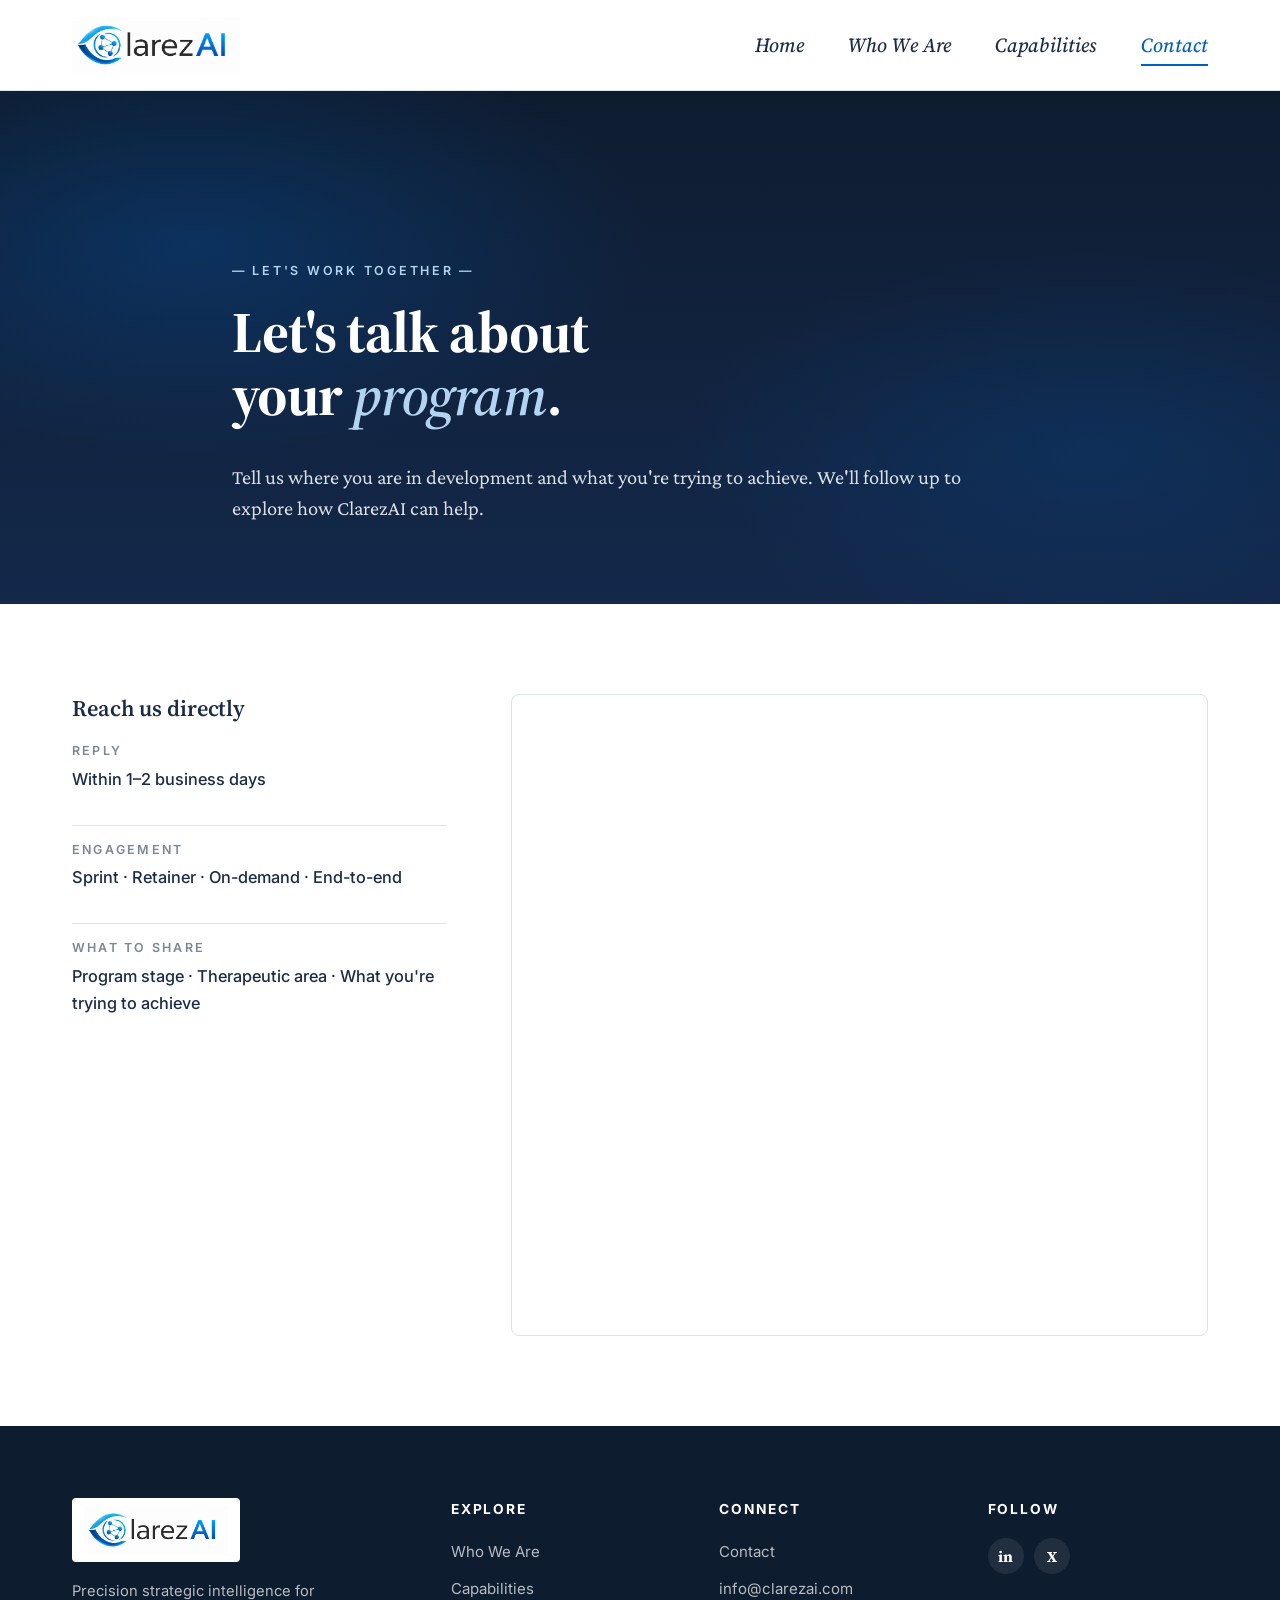
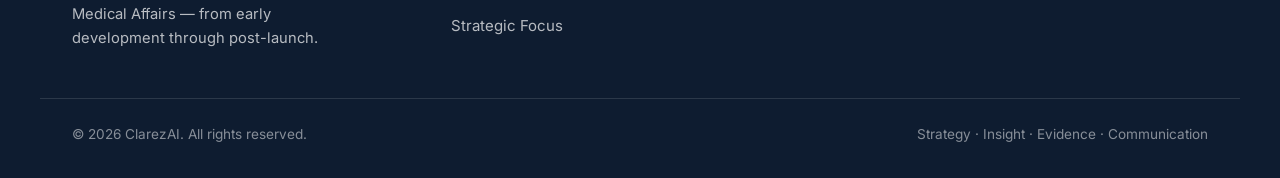
<file: contact.html>
<!DOCTYPE html>
<html lang="en">
<head>
<meta charset="UTF-8" />
<meta name="viewport" content="width=device-width, initial-scale=1.0" />
<title>Contact — ClarezAI</title>
<meta name="description" content="Get in touch with ClarezAI — let's talk about your program and how strategic intelligence can unlock the full value of your science." />
<link rel="preconnect" href="https://fonts.googleapis.com" />
<link rel="preconnect" href="https://fonts.gstatic.com" crossorigin />
<link href="https://fonts.googleapis.com/css2?family=Inter:wght@300;400;500;600;700&family=Source+Serif+Pro:wght@400;600;700&family=Crimson+Pro:wght@400;500;600&display=swap" rel="stylesheet" />
<link rel="stylesheet" href="styles.css" />
<link rel="icon" href="images/ClarezAI Logo_without text.png" />
</head>
<body>

<header class="nav" id="nav">
  <div class="wrap nav__inner">
    <a class="brand" href="index.html" aria-label="ClarezAI home">
      <img src="images/ClarezAI Logo_without text.png" alt="ClarezAI" class="brand__logo" />
    </a>
    <nav class="nav__links" aria-label="Primary">
      <a href="index.html">Home</a>
      <a href="about.html">Who We Are</a>
      <a href="capabilities.html">Capabilities</a>
      <a href="contact.html" class="is-current">Contact</a>
    </nav>
    <button class="nav__toggle" id="navToggle" aria-label="Toggle menu"><span></span><span></span><span></span></button>
  </div>
</header>

<main id="top">

  <!-- ── PAGE HEADER ── -->
  <section class="pagehead">
    <div class="wrap pagehead__inner reveal">
      <p class="kicker">— Let's Work Together —</p>
      <h1>Let's talk about<br>your <em>program</em>.</h1>
      <p class="pagehead__lead">Tell us where you are in development and what you're trying to achieve. We'll follow up to explore how ClarezAI can help.</p>
    </div>
  </section>

  <!-- ── CONTACT FORM ── -->
  <section class="contact-page">
    <div class="wrap contact-page__grid">
      <aside class="contact-page__meta reveal">
        <h3>Reach us directly</h3>
        <ul class="contact-meta">
          <li><span>Reply</span><p>Within 1–2 business days</p></li>
          <li><span>Engagement</span><p>Sprint · Retainer · On-demand · End-to-end</p></li>
          <li><span>What to share</span><p>Program stage · Therapeutic area · What you're trying to achieve</p></li>
        </ul>
      </aside>
      <!-- Jotform-embedded contact form (form id 261466569244062) -->
      <div class="cform jotform-wrap reveal">
        <iframe
          id="JotFormIFrame-261466569244062"
          title="ClarezAI Contact Form"
          onload="window.parent.scrollTo(0,0)"
          allowtransparency="true"
          allow="geolocation; microphone; camera; fullscreen; payment"
          src="https://form.jotform.com/261466569244062"
          frameborder="0"
          scrolling="no"></iframe>
      </div>
    </div>
  </section>

</main>

<footer class="footer">
  <div class="wrap footer__top">
    <div class="footer__col footer__brand">
      <img src="images/ClarezAI Logo_without text.png" alt="ClarezAI" class="footer__logo" />
      <p>Precision strategic intelligence for Medical Affairs — from early development through post-launch.</p>
    </div>
    <div class="footer__col">
      <h4>Explore</h4>
      <ul>
        <li><a href="about.html">Who We Are</a></li>
        <li><a href="capabilities.html">Capabilities</a></li>
        <li><a href="index.html#insights">Strategic Focus</a></li>
      </ul>
    </div>
    <div class="footer__col">
      <h4>Connect</h4>
      <ul>
        <li><a href="contact.html">Contact</a></li>
        <li><a href="mailto:info@clarezai.com">info@clarezai.com</a></li>
      </ul>
    </div>
    <div class="footer__col">
      <h4>Follow</h4>
      <ul class="footer__social">
        <li><a href="#" aria-label="LinkedIn">in</a></li>
        <li><a href="#" aria-label="Twitter / X">X</a></li>
      </ul>
    </div>
  </div>
  <div class="wrap footer__bottom">
    <span>© 2026 ClarezAI. All rights reserved.</span>
    <span>Strategy · Insight · Evidence · Communication</span>
  </div>
</footer>

<script src="script.js"></script>
<!-- Jotform auto-resize handler — keeps the embedded iframe sized to the form's content -->
<script src="https://cdn.jotfor.ms/s/umd/latest/for-form-embed-handler.js"></script>
<script>
  window.jotformEmbedHandler &&
    window.jotformEmbedHandler("iframe[id='JotFormIFrame-261466569244062']", "https://form.jotform.com/");
</script>
</body>
</html>
</file>
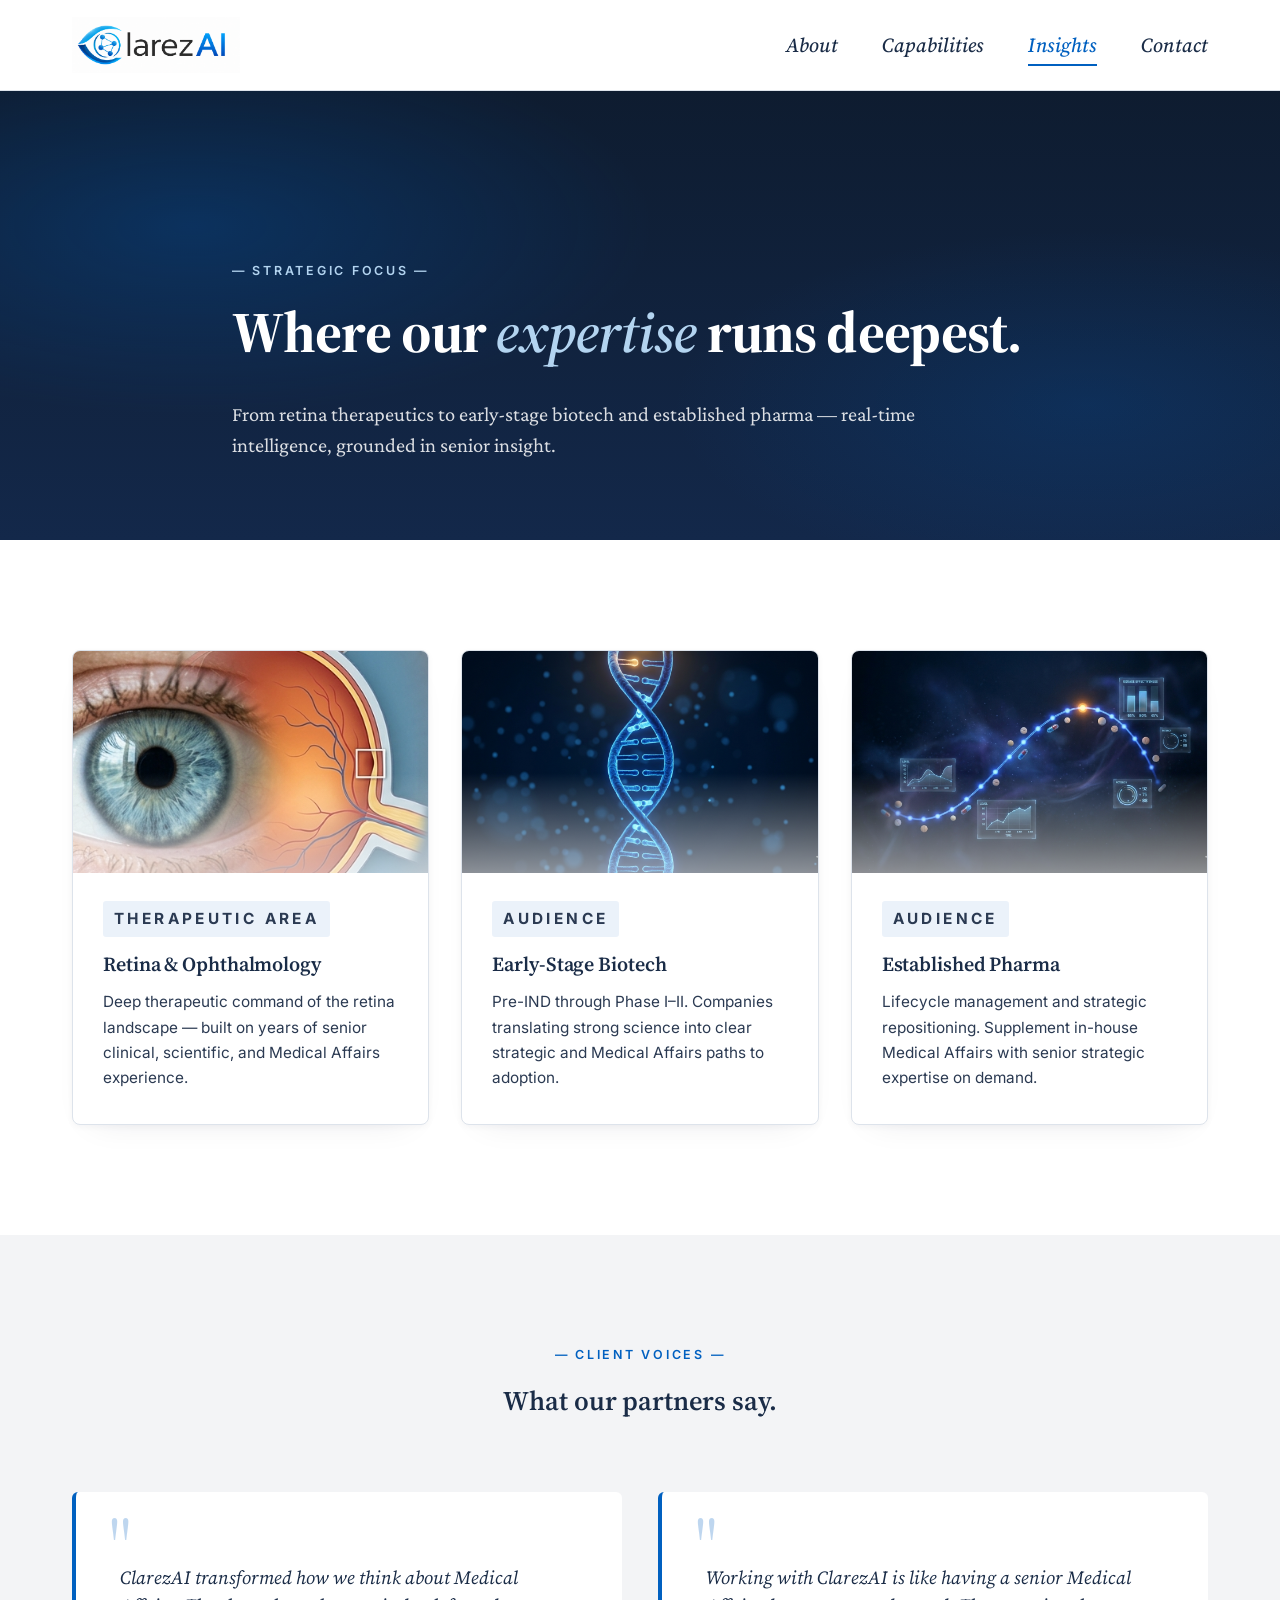
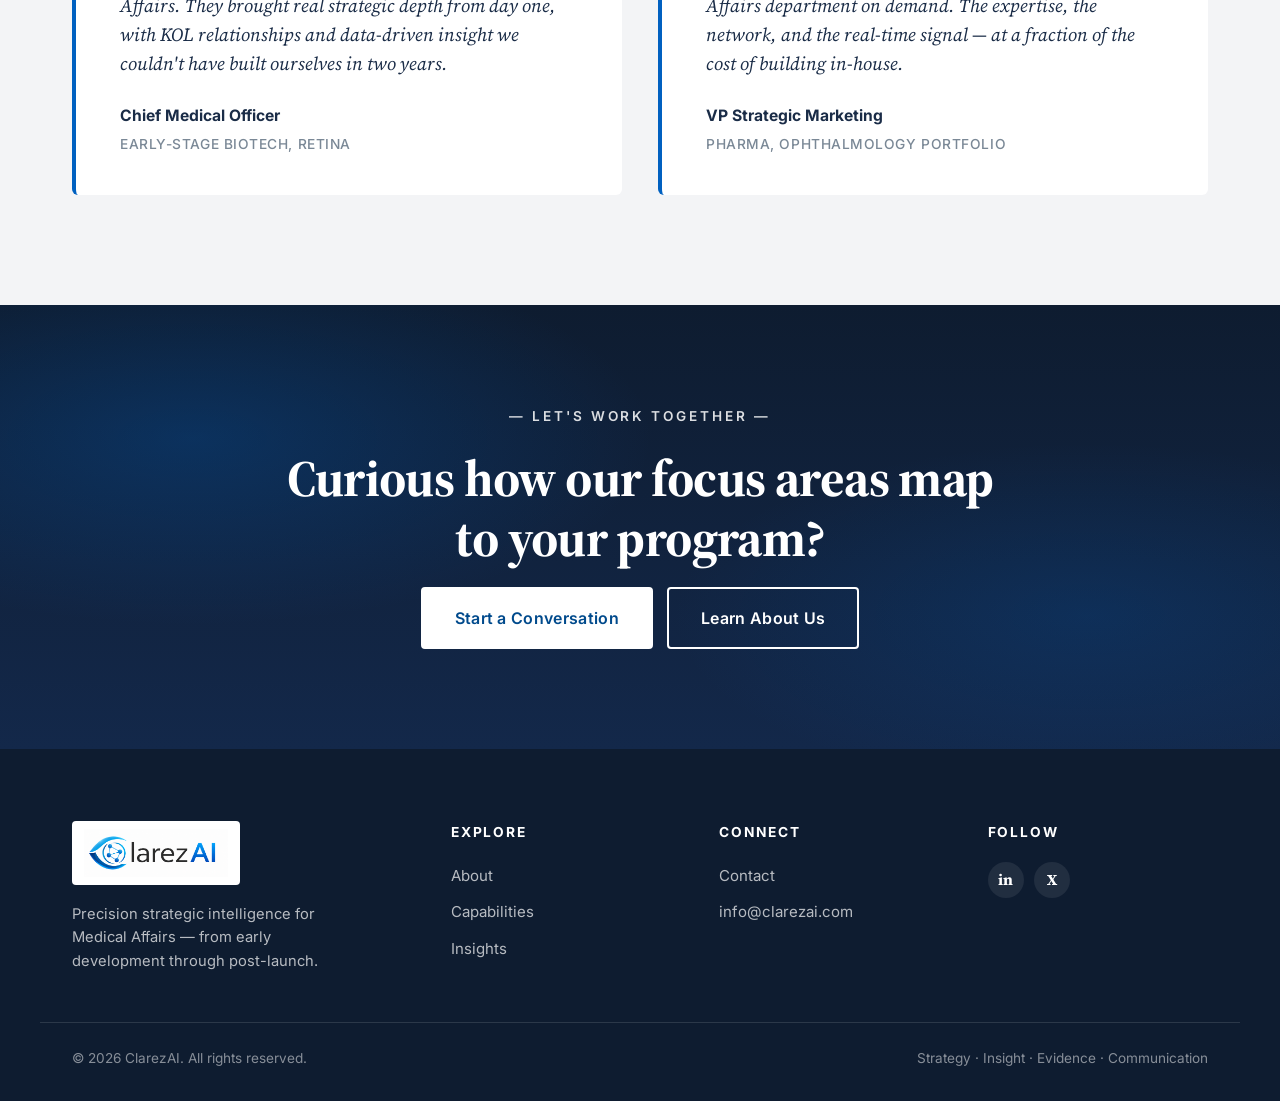
<file: insights.html>
<!DOCTYPE html>
<html lang="en">
<head>
<meta charset="UTF-8" />
<meta name="viewport" content="width=device-width, initial-scale=1.0" />
<title>Insights — ClarezAI</title>
<meta name="description" content="ClarezAI's strategic focus areas: retina &amp; ophthalmology, early-stage biotech, and established pharma. Real-time intelligence for Medical Affairs." />
<link rel="preconnect" href="https://fonts.googleapis.com" />
<link rel="preconnect" href="https://fonts.gstatic.com" crossorigin />
<link href="https://fonts.googleapis.com/css2?family=Inter:wght@300;400;500;600;700&family=Source+Serif+Pro:wght@400;600;700&family=Crimson+Pro:wght@400;500;600&display=swap" rel="stylesheet" />
<link rel="stylesheet" href="styles.css" />
<link rel="icon" href="images/ClarezAI Logo_without text.png" />
</head>
<body>

<header class="nav" id="nav">
  <div class="wrap nav__inner">
    <a class="brand" href="index.html" aria-label="ClarezAI home">
      <img src="images/ClarezAI Logo_without text.png" alt="ClarezAI" class="brand__logo" />
    </a>
    <nav class="nav__links" aria-label="Primary">
      <a href="about.html">About</a>
      <a href="capabilities.html">Capabilities</a>
      <a href="insights.html" class="is-current">Insights</a>
      <a href="contact.html">Contact</a>
    </nav>
    <button class="nav__toggle" id="navToggle" aria-label="Toggle menu"><span></span><span></span><span></span></button>
  </div>
</header>

<main id="top">

  <!-- ── PAGE HEADER ── -->
  <section class="pagehead">
    <div class="wrap pagehead__inner reveal">
      <p class="kicker">— Strategic Focus —</p>
      <h1>Where our <em>expertise</em> runs deepest.</h1>
      <p class="pagehead__lead">From retina therapeutics to early-stage biotech and established pharma — real-time intelligence, grounded in senior insight.</p>
    </div>
  </section>

  <!-- ── 3 FOCUS CARDS ── -->
  <section class="focus">
    <div class="wrap">
      <div class="focus__grid">
        <article class="focus-card reveal">
          <div class="focus-card__img"><img src="images/retina.png" alt="Retina Therapeutic Area" /></div>
          <div class="focus-card__body">
            <p class="focus-card__tag">Therapeutic Area</p>
            <h3>Retina &amp; Ophthalmology</h3>
            <p>Deep therapeutic command of the retina landscape — built on years of senior clinical, scientific, and Medical Affairs experience.</p>
          </div>
        </article>
        <article class="focus-card reveal">
          <div class="focus-card__img"><img src="images/biotech.png" alt="Early-Stage Biotech" /></div>
          <div class="focus-card__body">
            <p class="focus-card__tag">Audience</p>
            <h3>Early-Stage Biotech</h3>
            <p>Pre-IND through Phase I–II. Companies translating strong science into clear strategic and Medical Affairs paths to adoption.</p>
          </div>
        </article>
        <article class="focus-card reveal">
          <div class="focus-card__img"><img src="images/pharma.png" alt="Established Pharma" /></div>
          <div class="focus-card__body">
            <p class="focus-card__tag">Audience</p>
            <h3>Established Pharma</h3>
            <p>Lifecycle management and strategic repositioning. Supplement in-house Medical Affairs with senior strategic expertise on demand.</p>
          </div>
        </article>
      </div>
    </div>
  </section>

  <!-- ── TESTIMONIALS ── -->
  <section class="testimonials">
    <div class="wrap">
      <header class="sec__head sec__head--center reveal">
        <p class="kicker">— Client Voices —</p>
        <h2>What our partners say.</h2>
      </header>
      <div class="testimonials__grid">
        <blockquote class="quote reveal">
          <span class="quote__mark" aria-hidden="true">"</span>
          <p>ClarezAI transformed how we think about Medical Affairs. They brought real strategic depth from day one, with KOL relationships and data-driven insight we couldn't have built ourselves in two years.</p>
          <cite><strong>Chief Medical Officer</strong><span>Early-Stage Biotech, Retina</span></cite>
        </blockquote>
        <blockquote class="quote reveal">
          <span class="quote__mark" aria-hidden="true">"</span>
          <p>Working with ClarezAI is like having a senior Medical Affairs department on demand. The expertise, the network, and the real-time signal — at a fraction of the cost of building in-house.</p>
          <cite><strong>VP Strategic Marketing</strong><span>Pharma, Ophthalmology Portfolio</span></cite>
        </blockquote>
      </div>
    </div>
  </section>

  <!-- ── CTA ── -->
  <section class="cta">
    <div class="wrap cta__inner reveal">
      <p class="cta__eyebrow">— Let's Work Together —</p>
      <h2>Curious how our focus areas map to your program?</h2>
      <div class="cta__actions">
        <a href="contact.html" class="btn btn--solid btn--lg">Start a Conversation</a>
        <a href="about.html" class="btn btn--ghost btn--lg">Learn About Us</a>
      </div>
    </div>
  </section>

</main>

<footer class="footer">
  <div class="wrap footer__top">
    <div class="footer__col footer__brand">
      <img src="images/ClarezAI Logo_without text.png" alt="ClarezAI" class="footer__logo" />
      <p>Precision strategic intelligence for Medical Affairs — from early development through post-launch.</p>
    </div>
    <div class="footer__col">
      <h4>Explore</h4>
      <ul>
        <li><a href="about.html">About</a></li>
        <li><a href="capabilities.html">Capabilities</a></li>
        <li><a href="insights.html">Insights</a></li>
      </ul>
    </div>
    <div class="footer__col">
      <h4>Connect</h4>
      <ul>
        <li><a href="contact.html">Contact</a></li>
        <li><a href="mailto:info@clarezai.com">info@clarezai.com</a></li>
      </ul>
    </div>
    <div class="footer__col">
      <h4>Follow</h4>
      <ul class="footer__social">
        <li><a href="#" aria-label="LinkedIn">in</a></li>
        <li><a href="#" aria-label="Twitter / X">X</a></li>
      </ul>
    </div>
  </div>
  <div class="wrap footer__bottom">
    <span>© 2026 ClarezAI. All rights reserved.</span>
    <span>Strategy · Insight · Evidence · Communication</span>
  </div>
</footer>

<script src="script.js"></script>
</body>
</html>
</file>
<file: styles.css>
/* ░░░░░░░░░░░░░░░░░░░░░░░░░░░░░░░░░░░░░░░░░░░░░░░░░░░
   ClarezAI — Lockwood-inspired site
   Teal + Navy on light, clean cards, modern serif/sans pairing
   ░░░░░░░░░░░░░░░░░░░░░░░░░░░░░░░░░░░░░░░░░░░░░░░░░░░ */

:root{
  --navy:      #1a2c47;
  --navy-deep: #0e1c30;
  --navy-soft: #2a3e5c;
  --teal:      #0060c0;   /* primary accent — derived from the "AI" of the logo */
  --teal-dk:   #004a8c;
  --teal-soft: #b3d4f0;
  --bg:        #ffffff;
  --bg-2:      #f3f4f6;
  --bg-3:      #eaeef2;
  --text:      #3b4a5e;
  --muted:     #7a8896;
  --rule:      #dde3eb;

  --serif: "Source Serif Pro", Georgia, serif;
  --sans:  "Inter", -apple-system, BlinkMacSystemFont, "Segoe UI", sans-serif;

  --maxw: 1200px;
  --ease: cubic-bezier(.22,.61,.36,1);
}

*{box-sizing:border-box;margin:0;padding:0}
html{scroll-behavior:smooth}
body{
  font-family:var(--sans);
  background:var(--bg);
  color:var(--text);
  line-height:1.65;
  font-size:16px;
  -webkit-font-smoothing:antialiased;
  overflow-x:hidden;
}
.wrap{max-width:var(--maxw);margin:0 auto;padding:0 32px}
a{color:inherit;text-decoration:none}
img{max-width:100%;display:block}

::selection{background:var(--teal);color:#fff}

/* ── shared section components ── */
.kicker{
  font-family:var(--sans);
  font-size:.78rem;
  font-weight:600;
  letter-spacing:.22em;
  text-transform:uppercase;
  color:var(--teal);
  margin-bottom:18px;
}
h2{
  font-family:var(--serif);
  font-weight:700;
  font-size:clamp(1.9rem,3.8vw,2.8rem);
  line-height:1.18;
  color:var(--navy);
  letter-spacing:-.012em;
}
h3{
  font-family:var(--serif);
  font-weight:600;
  font-size:1.3rem;
  line-height:1.32;
  color:var(--navy);
  letter-spacing:-.005em;
}
.lead{
  font-family:var(--sans);
  font-size:1.05rem;
  font-weight:400;
  color:#111111;
  line-height:1.65;
  margin-top:18px;
}
.lead + .lead{margin-top:16px}

/* Stylish editorial lead used in the About / prop section */
.prop__lead{
  font-family:'Crimson Pro',Georgia,serif;
  font-size:clamp(1.2rem,1.7vw,1.45rem);
  font-weight:400;
  color:#0e1c30;
  line-height:1.55;
  letter-spacing:-.003em;
  margin:24px auto 0;
  max-width:62ch;
}
.prop__lead em{
  font-style:italic;
  font-weight:500;
  color:var(--navy);
}
.prop__lead .prop__brand{
  font-family:var(--serif);
  font-weight:700;
  font-style:normal;
  letter-spacing:.005em;
  color:var(--navy);
  white-space:nowrap;
}
.prop__lead .prop__brand-ai{color:var(--teal);margin-left:1px}
.prop__lead .prop__accent{
  font-style:italic;
  font-weight:600;
  background:linear-gradient(90deg,var(--teal) 0%,var(--teal-dk) 100%);
  -webkit-background-clip:text;
  background-clip:text;
  -webkit-text-fill-color:transparent;
  position:relative;
}
.prop__lead .prop__accent::after{
  content:"";
  position:absolute;
  left:0;right:0;bottom:-3px;
  height:2px;
  background:linear-gradient(90deg,transparent,var(--teal),transparent);
  border-radius:2px;
  opacity:.55;
}
.sec__head{margin-bottom:56px;max-width:720px}
.sec__head--center{margin-inline:auto;text-align:center}
.sec__sub{
  font-size:1.04rem;
  color:var(--muted);
  margin-top:14px;
  max-width:60ch;
}
.sec__head--center .sec__sub{margin-inline:auto}

/* ── buttons ── */
.btn{
  display:inline-flex;
  align-items:center;
  gap:8px;
  font-family:var(--sans);
  font-size:.95rem;
  font-weight:600;
  padding:13px 26px;
  border-radius:4px;
  border:2px solid transparent;
  cursor:pointer;
  letter-spacing:.02em;
  transition:all .25s var(--ease);
  white-space:nowrap;
}
.btn--lg{padding:16px 32px;font-size:1rem}
.btn--solid{background:var(--teal);color:#fff;border-color:var(--teal)}
.btn--solid:hover{background:var(--teal-dk);border-color:var(--teal-dk);transform:translateY(-2px);box-shadow:0 12px 28px -12px rgba(0,96,192,.55)}
.btn--ghost{background:transparent;color:var(--navy);border-color:var(--navy)}
.btn--ghost:hover{background:var(--navy);color:#fff;transform:translateY(-2px)}

.link-arrow{
  display:inline-flex;
  align-items:center;
  gap:6px;
  font-weight:600;
  color:var(--teal);
  font-size:.95rem;
  letter-spacing:.01em;
  transition:gap .25s var(--ease),color .25s var(--ease);
  margin-top:18px;
}
.link-arrow:hover{color:var(--teal-dk);gap:12px}

/* ─────────────────────────────────────────
   NAVIGATION
   ───────────────────────────────────────── */
.nav{
  position:sticky;
  top:0;
  z-index:100;
  background:rgba(255,255,255,.97);
  border-bottom:1px solid var(--rule);
  backdrop-filter:blur(10px);
}
.nav__inner{display:flex;align-items:center;justify-content:space-between;height:90px}
.brand__logo{height:56px;width:auto;transition:transform .25s var(--ease)}
.brand:hover .brand__logo{transform:translateY(-1px)}
.nav__links{display:flex;align-items:center;gap:44px}
.nav__links a{
  font-family:var(--serif);
  font-style:italic;
  font-size:1.25rem;
  font-weight:500;
  color:var(--navy);
  letter-spacing:.005em;
  position:relative;
  transition:color .2s var(--ease);
}
.nav__links a::after{
  content:"";
  position:absolute;
  left:0;right:100%;bottom:-4px;
  height:2px;background:var(--teal);
  transition:right .25s var(--ease);
}
.nav__links a:hover{color:var(--teal)}
.nav__links a:hover::after{right:0}
.nav__cta{
  background:var(--teal);
  color:#fff !important;
  padding:10px 22px;
  border-radius:4px;
  font-weight:600;
}
.nav__cta:hover{background:var(--teal-dk);transform:translateY(-1px)}
.nav__toggle{display:none;background:none;border:none;cursor:pointer;width:32px;height:28px;flex-direction:column;gap:6px;align-items:center;justify-content:center}
.nav__toggle span{width:24px;height:2px;background:var(--navy);transition:transform .25s var(--ease)}

/* ─────────────────────────────────────────
   HERO — exactly as in Initial Code for Design 2
   ───────────────────────────────────────── */
.hero{position:relative;padding:0;overflow:hidden;aspect-ratio:1660/624;min-height:360px;display:flex;flex-direction:column;justify-content:center}
.hero__bg{position:absolute;inset:0;background-image:url('images/ClarezAI2.png');background-size:cover;background-position:center;background-repeat:no-repeat;background-color:#0c1a2c;pointer-events:none}
.hero__particles{position:absolute;inset:0;width:100%;height:100%;pointer-events:none;mix-blend-mode:screen}
.hero__veil{position:absolute;inset:0;background:
  linear-gradient(90deg, rgba(12,26,44,.78) 0%, rgba(12,26,44,.55) 28%, rgba(12,26,44,.15) 52%, transparent 72%),
  linear-gradient(180deg, transparent 94%, var(--bg) 100%);
  pointer-events:none}
.hero__inner{position:relative;max-width:600px;margin:0 0 0 8%;text-align:left;padding-bottom:0}
.hero__title{font-family:Georgia,serif;font-weight:500;font-size:clamp(2rem,3.8vw,3.2rem);line-height:1.12;letter-spacing:-.012em;color:#ffffff;text-shadow:0 2px 22px rgba(12,26,44,.75)}
.hero__title em{font-style:italic;color:var(--teal)}
.hero__lead{font-family:'Crimson Pro',serif;font-style:normal;font-weight:400;font-size:clamp(1.2rem,2vw,1.6rem);color:rgba(255,255,255,.92);max-width:38ch;margin:22px 0 0;text-shadow:0 2px 14px rgba(12,26,44,.6);line-height:1.35}
.hero__lead-brand{
  font-family:var(--serif);
  font-size:1.45em;
  font-weight:700;
  font-style:normal;
  letter-spacing:.012em;
  color:#ffffff;
  text-shadow:0 2px 14px rgba(12,26,44,.6);
  padding:0 .04em;
}
.hero__lead-brand__ai{
  color:var(--teal);
  text-shadow:0 0 22px rgba(0,96,192,.7),0 0 6px rgba(0,96,192,.45);
}

/* ─────────────────────────────────────────
   VALUE PROPOSITION
   ───────────────────────────────────────── */
.prop{padding:100px 0;background:var(--bg)}
.prop__inner{
  display:grid;
  grid-template-columns:1.2fr .8fr;
  gap:80px;
  align-items:center;
}
.prop__inner--solo{display:block;max-width:880px;margin:0 auto;text-align:center}
.prop__inner--solo .prop__copy{max-width:none}
.prop__inner--solo .prop__copy .lead{margin-left:auto;margin-right:auto;max-width:64ch}

/* Split layout — image on the left, copy on the right (used on Who We Are) */
.prop__split{
  display:grid;
  grid-template-columns:0.95fr 1.15fr;
  gap:60px;
  align-items:center;
}
.prop__visual{
  margin:0;
  position:relative;
  max-width:430px;
  width:100%;
  justify-self:center;
  border-radius:12px;
  overflow:hidden;
  background:linear-gradient(135deg,var(--navy-deep) 0%,#08213e 100%);
  box-shadow:0 2px 8px rgba(14,28,48,.06),0 24px 60px -28px rgba(0,30,68,.45);
}
.prop__visual img{
  display:block;
  width:100%;
  height:auto;
  aspect-ratio:1/1;
  object-fit:cover;
  object-position:center;
}
.prop__split .prop__copy{max-width:none}
.prop__split .prop__copy h2{margin-bottom:18px;text-align:left}
.prop__split .prop__copy .lead{margin-left:0;margin-right:0;max-width:58ch;text-align:left}
@media (max-width:900px){
  .prop__split{grid-template-columns:1fr;gap:36px}
  .prop__visual{max-width:360px;margin:0 auto}
}
.prop__copy h2{margin-bottom:20px}
.prop__h2{font-family:var(--serif);font-weight:600;font-size:clamp(1.25rem,2vw,1.65rem);line-height:1.25;letter-spacing:-.005em;color:var(--navy);margin-bottom:22px;padding-bottom:0}
.prop__h2::after{display:none !important}

/* Animated kicker — section labels with a one-shot light traveling along each side toward the text */
.kicker--animated{
  display:flex;
  align-items:center;
  justify-content:center;
  gap:22px;
  width:fit-content;
  margin:0 auto 24px;
  font-family:var(--sans);
  font-size:clamp(1.35rem,1.85vw,1.7rem);
  font-weight:800;
  letter-spacing:.12em;
  text-transform:uppercase;
  color:var(--teal);
}
.kicker__text{white-space:nowrap}
.kicker__line{
  position:relative;
  display:block;
  width:clamp(70px,11vw,140px);
  height:1px;
  background:linear-gradient(90deg,rgba(0,96,192,0) 0%,rgba(0,96,192,.45) 50%,rgba(0,96,192,0) 100%);
  overflow:visible;
}
.kicker__line::before{
  content:"";
  position:absolute;
  top:50%;
  width:9px;
  height:9px;
  margin-top:-4.5px;
  border-radius:50%;
  background:var(--teal);
  box-shadow:
    0 0 8px 2px rgba(0,96,192,.65),
    0 0 18px 4px rgba(0,96,192,.4),
    0 0 36px 10px rgba(0,96,192,.18);
  opacity:0;
  left:-4px;
}
.kicker__line--right::before{left:calc(100% - 4px)}
/* fire the light each time the section enters the viewport */
.replay-anim.in-view .kicker__line--left::before{
  animation:kickerLightToCenter 2.4s cubic-bezier(.5,.05,.3,1) .35s 1 forwards;
}
.replay-anim.in-view .kicker__line--right::before{
  animation:kickerLightFromCenter 2.4s cubic-bezier(.5,.05,.3,1) .35s 1 forwards;
}
@keyframes kickerLightToCenter{
  0%   {left:-4px;opacity:0}
  12%  {opacity:1}
  85%  {opacity:1}
  100% {left:calc(100% - 4px);opacity:0}
}
@keyframes kickerLightFromCenter{
  0%   {left:calc(100% - 4px);opacity:0}
  12%  {opacity:1}
  85%  {opacity:1}
  100% {left:-4px;opacity:0}
}
@media (prefers-reduced-motion: reduce){
  .replay-anim.in-view .kicker__line--left::before,
  .replay-anim.in-view .kicker__line--right::before{animation:none;opacity:0}
}

/* h2 entrance — one-shot underline sweep when the section reveals */
.sec__head h2,
.contact__title,
.pagehead__inner h1{
  position:relative;
  padding-bottom:18px;
  font-size:clamp(1.25rem,2.1vw,1.75rem);
  font-weight:600;
  line-height:1.25;
  letter-spacing:-.005em;
}
.sec__head h2::after,
.contact__title::after,
.pagehead__inner h1::after{
  content:"";
  position:absolute;
  left:50%;
  bottom:2px;
  width:0;
  height:2px;
  background:linear-gradient(90deg,transparent,var(--teal) 35%,var(--teal) 65%,transparent);
  box-shadow:0 0 12px rgba(0,96,192,.55);
  transform:translateX(-50%);
  transition:width 1.1s cubic-bezier(.5,.05,.3,1) .55s;
}
.replay-anim.in-view .sec__head h2::after,
.replay-anim.in-view .contact__title::after,
.replay-anim.in-view .pagehead__inner h1::after{
  width:140px;
}
/* the prop__h2 sits inside .prop__copy.reveal so the selector above already matches */
.sec__head:not(.sec__head--center) h2::after,
.sec__head:not(.sec__head--center) h2{text-align:inherit}
@media (prefers-reduced-motion: reduce){
  .sec__head h2::after,
  .contact__title::after,
  .pagehead__inner h1::after{transition:none;width:140px}
}
.prop__stats{display:flex;flex-direction:column;gap:24px}
.stat{
  background:var(--bg-2);
  border-left:4px solid var(--teal);
  padding:24px 28px;
  border-radius:0 4px 4px 0;
}
.stat__num{
  display:block;
  font-family:var(--serif);
  font-size:1.65rem;
  font-weight:700;
  color:var(--navy);
  line-height:1.1;
  margin-bottom:6px;
}
.stat__label{
  display:block;
  font-size:.88rem;
  color:var(--muted);
  letter-spacing:.04em;
  text-transform:uppercase;
  font-weight:500;
}

/* ─────────────────────────────────────────
   CORE CAPABILITIES (3 cards)
   ───────────────────────────────────────── */
.caps{padding:100px 0;background:var(--bg-2)}
.caps__grid{
  display:grid;
  grid-template-columns:repeat(3,1fr);
  gap:32px;
  counter-reset:capn;
}
.cap-card{
  position:relative;
  background:#fff;
  padding:0 0 36px;
  border:1px solid var(--rule);
  border-radius:8px;
  overflow:hidden;
  box-shadow:0 2px 6px rgba(14,28,48,.04),0 14px 34px -22px rgba(14,28,48,.12);
  transition:transform .4s var(--ease),box-shadow .4s var(--ease),border-color .4s var(--ease);
  display:flex;
  flex-direction:column;
  counter-increment:capn;
}
.cap-card::before{
  content:"";
  position:absolute;
  top:0;left:0;
  height:3px;
  width:48px;
  background:linear-gradient(90deg,var(--teal),var(--teal-dk));
  border-radius:0 0 3px 0;
  transition:width .45s var(--ease);
  z-index:2;
}
.cap-card:hover{
  transform:translateY(-8px);
  box-shadow:0 6px 12px rgba(14,28,48,.06),0 28px 60px -24px rgba(0,96,192,.32);
  border-color:rgba(0,96,192,.25);
}
.cap-card:hover::before{width:100%}
.cap-card__img{
  position:relative;
  background:var(--navy-deep);
  aspect-ratio:5/3;
  overflow:hidden;
}
.cap-card__img img{
  width:100%;
  height:100%;
  object-fit:cover;
  transition:transform .6s var(--ease);
}
.cap-card:hover .cap-card__img img{transform:scale(1.04)}
.cap-card__img::after{
  content:"";
  position:absolute;
  inset:0;
  background:linear-gradient(180deg,transparent 60%,rgba(255,255,255,.55) 100%);
  pointer-events:none;
}
.cap-card h3{
  margin:30px 32px 14px;
  font-size:1.25rem;
  font-weight:600;
  letter-spacing:-.005em;
  color:var(--navy);
}
.cap-card p{margin:0 32px;color:#2b3a52;font-size:.97rem;line-height:1.65}
.cap-card .link-arrow{
  margin:22px 32px 0;
  align-self:flex-start;
  font-size:.85rem;
  font-weight:600;
  letter-spacing:.04em;
  color:var(--teal);
  position:relative;
  padding-bottom:2px;
}
.cap-card .link-arrow::after{
  content:"";
  position:absolute;
  left:0;bottom:-2px;
  width:0;height:1.5px;
  background:var(--teal);
  transition:width .35s var(--ease);
}
.cap-card:hover .link-arrow::after{width:100%}

/* ─────────────────────────────────────────
   PARTNERS / AFFILIATED LOGOS STRIP
   ───────────────────────────────────────── */
.partners{padding:70px 0;background:var(--bg);border-top:1px solid var(--rule);border-bottom:1px solid var(--rule)}
.partners__heading{
  text-align:center;
  font-size:.85rem;
  letter-spacing:.18em;
  text-transform:uppercase;
  font-weight:600;
  color:var(--muted);
  margin-bottom:40px;
}
.partners__grid{
  display:grid;
  grid-template-columns:repeat(5,1fr);
  gap:28px;
  align-items:center;
}
.partners__logo{
  text-align:center;
  font-family:var(--serif);
  font-weight:700;
  font-size:.95rem;
  letter-spacing:.12em;
  color:var(--navy);
  padding:18px 12px;
  border:1px solid var(--rule);
  border-radius:4px;
  opacity:.7;
  transition:opacity .25s var(--ease),border-color .25s var(--ease);
}
.partners__logo span{display:block;color:var(--teal);font-size:.78rem;letter-spacing:.16em;margin-top:4px}
.partners__logo:hover{opacity:1;border-color:var(--teal)}

/* ─────────────────────────────────────────
   WHY CLAREZAI (6 pillars)
   ───────────────────────────────────────── */
.why{
  padding:110px 0;
  background:
    radial-gradient(60% 70% at 15% 30%, rgba(0,96,192,.28), transparent 60%),
    radial-gradient(50% 60% at 85% 70%, rgba(0,96,192,.18), transparent 65%),
    linear-gradient(180deg,#0e1c30 0%,#13284a 100%);
  color:#fff;
}
/* on the royal-blue panels, swap kicker + underline to white so they read against the gradient */
.why .kicker--animated,
.cta .kicker--animated{color:#ffffff}
.why .kicker__line,
.cta .kicker__line{background:linear-gradient(90deg,rgba(255,255,255,0) 0%,rgba(255,255,255,.55) 50%,rgba(255,255,255,0) 100%)}
.why .kicker__line::before,
.cta .kicker__line::before{
  background:#ffffff;
  box-shadow:
    0 0 8px 2px rgba(255,255,255,.7),
    0 0 18px 4px rgba(255,255,255,.45),
    0 0 36px 10px rgba(255,255,255,.18);
}
.why .sec__head h2{color:#ffffff}
.why .sec__head h2::after{
  background:linear-gradient(90deg,transparent,#ffffff 35%,#ffffff 65%,transparent);
  box-shadow:0 0 12px rgba(255,255,255,.55);
}
.why .kicker{color:var(--teal-soft)}
.why h2{color:#fff}
.why .sec__sub{color:rgba(255,255,255,.75)}
.why__grid{
  display:grid;
  grid-template-columns:repeat(3,1fr);
  gap:36px;
}
.why-card{
  position:relative;
  border:1.5px solid rgba(255,255,255,.9);
  border-radius:8px;
  overflow:hidden;
  min-height:320px;
  cursor:pointer;
  outline:none;
  background:transparent;
  transition:transform .35s var(--ease),box-shadow .35s var(--ease);
}
.why-card:hover{
  transform:translateY(-4px);
  box-shadow:0 18px 38px -18px rgba(0,15,40,.55);
}
/* BACK (revealed on peel) — deep-navy with royal-blue radial glows (matches pagehead banner) */
.why-card__back{
  position:absolute;
  inset:0;
  background:
    radial-gradient(60% 70% at 15% 30%, rgba(0,96,192,.32), transparent 60%),
    radial-gradient(50% 60% at 85% 70%, rgba(0,96,192,.22), transparent 65%),
    linear-gradient(180deg,#0e1c30 0%,#13284a 100%);
  padding:38px 28px;
  display:flex;
  flex-direction:column;
  align-items:center;
  justify-content:center;
  text-align:center;
}
/* decorative white accents above + below the reveal text */
.why-card__back::before,
.why-card__back::after{
  content:"";
  position:absolute;
  left:50%;
  width:42px;
  height:2px;
  background:linear-gradient(90deg,transparent,rgba(179,212,240,.85),transparent);
  transform:translateX(-50%);
  border-radius:2px;
}
.why-card__back::before{top:24px}
.why-card__back::after{bottom:24px}
.why-card__reveal{
  color:#ffffff;
  font-family:var(--serif);
  font-style:italic;
  font-weight:600;
  font-size:1.25rem;
  line-height:1.4;
  letter-spacing:-.002em;
  max-width:24ch;
  margin:0;
}
.why-card__detail{
  margin:16px 0 0;
  color:rgba(255,255,255,.88);
  font-family:var(--sans);
  font-size:.98rem;
  font-weight:400;
  line-height:1.55;
  max-width:32ch;
}
/* FRONT (resting) — white with navy text & royal-blue icon */
.why-card__front{
  position:absolute;
  inset:0;
  padding:34px 28px;
  text-align:center;
  background:#ffffff;
  clip-path:polygon(0 0, calc(100% - 38px) 0, 100% 38px, 100% 100%, 0 100%);
  transition:clip-path .65s cubic-bezier(.6,.04,.3,1);
  z-index:2;
  display:flex;
  flex-direction:column;
  align-items:center;
  justify-content:center;
}
.why-card:hover .why-card__front,
.why-card:focus .why-card__front,
.why-card.is-peeled .why-card__front{
  clip-path:polygon(0 0, 0 0, 0 100%, 0 100%, 0 100%);
}
.why-card__icon{
  width:72px;
  height:72px;
  margin:0 auto 22px;
  color:var(--teal);
}
.why-card__icon svg{width:100%;height:100%}
.why-card h3{color:var(--navy);font-size:1.4rem;margin:0;font-weight:600;line-height:1.25;max-width:18ch}

/* The visible "fold" triangle — folded corner of the white front */
.why-card__peel{
  position:absolute;
  top:0;
  right:0;
  width:38px;
  height:38px;
  clip-path:polygon(100% 0, 0 0, 100% 100%);
  background:linear-gradient(225deg,#ffffff 0%,#e8eef7 55%,#9fb6d6 100%);
  pointer-events:none;
  z-index:3;
  filter:drop-shadow(-3px 3px 4px rgba(0,15,40,.28));
  transform-origin:100% 0;
  transition:transform .55s cubic-bezier(.6,.04,.3,1), opacity .35s var(--ease);
}
.why-card__peel::after{
  content:"";
  position:absolute;
  inset:0;
  background:linear-gradient(225deg,transparent 55%,rgba(0,30,68,.25) 100%);
  clip-path:inherit;
}
.why-card:hover .why-card__peel,
.why-card:focus .why-card__peel,
.why-card.is-peeled .why-card__peel{
  transform:translate(-260px,260px) rotate(-30deg) scale(1.4);
  opacity:0;
}
@media (prefers-reduced-motion: reduce){
  .why-card__front,.why-card__peel{transition:none}
}

/* ─────────────────────────────────────────
   "WHAT WE DO" — 8 capabilities grid (Capabilities page)
   ───────────────────────────────────────── */
.do-grid{
  display:grid;
  grid-template-columns:repeat(4,1fr);
  gap:24px;
  margin-top:56px;
  counter-reset:docount;
}
.do-card{
  position:relative;
  background:#fff;
  border:1px solid var(--rule);
  border-radius:10px;
  padding:36px 24px 28px;
  text-align:left;
  overflow:hidden;
  counter-increment:docount;
  box-shadow:0 2px 6px rgba(14,28,48,.04),0 14px 34px -22px rgba(14,28,48,.12);
  transition:transform .35s var(--ease),box-shadow .35s var(--ease),border-color .35s var(--ease);
}
.do-card::before{
  content:"";
  position:absolute;
  top:0;left:0;
  height:3px;width:36px;
  background:linear-gradient(90deg,var(--teal),var(--teal-dk));
  border-radius:0 0 3px 0;
  transition:width .45s var(--ease);
}
.do-card::after{
  content:"";
  position:absolute;
  right:18px;top:18px;
  width:36px;height:36px;
  border-radius:50%;
  background:radial-gradient(circle at 30% 30%,rgba(0,96,192,.18),rgba(0,96,192,0) 70%);
  opacity:0;
  transition:opacity .45s var(--ease);
}
.do-card:hover{
  transform:translateY(-6px);
  box-shadow:0 6px 12px rgba(14,28,48,.06),0 24px 50px -22px rgba(0,96,192,.32);
  border-color:rgba(0,96,192,.25);
}
.do-card:hover::before{width:100%}
.do-card:hover::after{opacity:1}
.do-card__num{display:none}
.do-card h3{
  font-family:var(--serif);
  font-size:1.08rem;
  font-weight:600;
  color:var(--navy);
  margin:0 0 10px;
  line-height:1.3;
  letter-spacing:-.005em;
}
.do-card p{
  color:#2b3a52;
  font-size:.92rem;
  line-height:1.55;
  margin:0;
}
@media (max-width:1100px){.do-grid{grid-template-columns:repeat(3,1fr)}}
@media (max-width:780px){.do-grid{grid-template-columns:repeat(2,1fr)}}
@media (max-width:520px){.do-grid{grid-template-columns:1fr}}

/* ─────────────────────────────────────────
   TEAM (Who We Are page)
   ───────────────────────────────────────── */
.team{padding:100px 0;background:var(--bg-2)}
.team__grid{
  display:grid;
  grid-template-columns:repeat(3,1fr);
  gap:36px 32px;
}
.team-card{
  background:#fff;
  border:1px solid var(--rule);
  border-radius:10px;
  padding:38px 28px 32px;
  text-align:center;
  box-shadow:0 2px 6px rgba(14,28,48,.04),0 14px 34px -22px rgba(14,28,48,.12);
  transition:transform .35s var(--ease),box-shadow .35s var(--ease),border-color .35s var(--ease);
}
.team-card:hover{
  transform:translateY(-6px);
  box-shadow:0 6px 12px rgba(14,28,48,.06),0 28px 60px -24px rgba(0,96,192,.32);
  border-color:rgba(0,96,192,.25);
}
.team-card__avatar{
  position:relative;
  width:120px;
  height:120px;
  margin:0 auto 22px;
  border-radius:50%;
  background:linear-gradient(135deg,var(--navy-deep) 0%,var(--teal-dk) 100%);
  display:flex;
  align-items:center;
  justify-content:center;
  box-shadow:0 0 0 4px #fff, 0 0 0 5px rgba(0,96,192,.35), 0 18px 30px -14px rgba(0,30,68,.5);
  overflow:hidden;
}
.team-card__initials{
  font-family:var(--serif);
  font-weight:700;
  font-size:2.2rem;
  color:#fff;
  letter-spacing:.02em;
  text-shadow:0 2px 14px rgba(0,30,68,.4);
}
.team-card__photo{
  position:absolute;
  inset:0;
  width:100%;
  height:100%;
  object-fit:cover;
  border-radius:50%;
}
.team-card__name{
  font-family:var(--serif);
  font-weight:600;
  font-size:1.2rem;
  color:var(--navy);
  margin:0 0 6px;
  letter-spacing:-.005em;
}
.team-card__title{
  font-family:var(--sans);
  font-size:.82rem;
  font-weight:700;
  letter-spacing:.14em;
  text-transform:uppercase;
  color:var(--teal);
  margin:0 0 8px;
}
.team-card__cred{
  font-family:var(--sans);
  font-size:.9rem;
  font-weight:400;
  color:#5b6a82;
  margin:0;
  line-height:1.5;
}

@media (max-width:900px){
  .team__grid{grid-template-columns:repeat(2,1fr)}
}
@media (max-width:620px){
  .team__grid{grid-template-columns:1fr;gap:28px}
  .team{padding:72px 0}
  .team-card__avatar{width:104px;height:104px}
}

/* ─────────────────────────────────────────
   STRATEGIC FOCUS AREAS
   ───────────────────────────────────────── */
.focus{padding:110px 0;background:var(--bg)}
.focus__grid{
  display:grid;
  grid-template-columns:repeat(3,1fr);
  gap:32px;
}
.focus-card{
  position:relative;
  background:#fff;
  border:1px solid var(--rule);
  border-radius:8px;
  overflow:hidden;
  box-shadow:0 2px 6px rgba(14,28,48,.04),0 14px 34px -22px rgba(14,28,48,.12);
  transition:transform .4s var(--ease),box-shadow .4s var(--ease),border-color .4s var(--ease);
}
.focus-card::after{
  content:"";
  position:absolute;
  left:0;top:0;bottom:0;
  width:3px;
  background:linear-gradient(180deg,var(--teal),var(--teal-dk));
  transform:scaleY(0);
  transform-origin:top;
  transition:transform .5s var(--ease);
  z-index:2;
}
.focus-card:hover{
  transform:translateY(-8px);
  box-shadow:0 6px 12px rgba(14,28,48,.06),0 28px 60px -24px rgba(0,96,192,.32);
  border-color:rgba(0,96,192,.25);
}
.focus-card:hover::after{transform:scaleY(1)}
.focus-card__img{
  position:relative;
  background:var(--navy-deep);
  aspect-ratio:16/10;
  overflow:hidden;
}
.focus-card__img img{
  width:100%;
  height:100%;
  object-fit:cover;
  transition:transform .6s var(--ease);
}
.focus-card:hover .focus-card__img img{transform:scale(1.04)}
.focus-card__img::after{
  content:"";
  position:absolute;
  inset:0;
  background:linear-gradient(180deg,transparent 55%,rgba(255,255,255,.55) 100%);
  pointer-events:none;
}
.focus-card__body{padding:28px 30px 34px}
.focus-card__tag{
  display:inline-block;
  font-family:var(--sans);
  font-size:.7rem;
  font-weight:700;
  letter-spacing:.22em;
  text-transform:uppercase;
  color:var(--teal);
  background:rgba(0,96,192,.08);
  padding:5px 11px;
  border-radius:3px;
  margin-bottom:14px;
}
.focus-card h3{
  font-size:1.25rem;
  font-weight:600;
  margin-bottom:12px;
  letter-spacing:-.005em;
  color:var(--navy);
}
.focus-card p{color:#2b3a52;font-size:.96rem;line-height:1.65}

/* ─────────────────────────────────────────
   TESTIMONIALS
   ───────────────────────────────────────── */
.testimonials{padding:110px 0;background:var(--bg-2)}
.testimonials__grid{
  display:grid;
  grid-template-columns:repeat(2,1fr);
  gap:36px;
}
.quote{
  background:#fff;
  padding:48px 44px 40px;
  border-radius:6px;
  position:relative;
  border-left:4px solid var(--teal);
}
.quote__mark{
  position:absolute;
  top:18px;
  left:32px;
  font-family:var(--serif);
  font-size:4.5rem;
  line-height:1;
  color:var(--teal);
  opacity:.25;
}
.quote p{
  font-family:var(--serif);
  font-style:italic;
  font-size:1.16rem;
  line-height:1.55;
  color:var(--navy);
  margin-bottom:24px;
  margin-top:24px;
}
.quote cite{font-style:normal;display:block}
.quote cite strong{
  display:block;
  font-weight:700;
  color:var(--navy);
  font-size:.98rem;
}
.quote cite span{
  display:block;
  font-size:.86rem;
  color:var(--muted);
  letter-spacing:.04em;
  text-transform:uppercase;
  font-weight:500;
  margin-top:4px;
}

/* ─────────────────────────────────────────
   CTA "LET'S WORK TOGETHER"
   ───────────────────────────────────────── */
.cta{
  padding:100px 0;
  background:
    radial-gradient(60% 70% at 15% 30%, rgba(0,96,192,.28), transparent 60%),
    radial-gradient(50% 60% at 85% 70%, rgba(0,96,192,.18), transparent 65%),
    linear-gradient(180deg,#0e1c30 0%,#13284a 100%);
  color:#fff;
  text-align:center;
}
.cta__inner{max-width:780px;margin:0 auto}
.cta__eyebrow{
  font-size:.85rem;
  font-weight:600;
  letter-spacing:.22em;
  text-transform:uppercase;
  color:rgba(255,255,255,.85);
  margin-bottom:20px;
}
.cta h2{
  color:#fff;
  font-size:clamp(2rem,4.2vw,3.2rem);
  margin-bottom:18px;
}
.cta__lead{
  font-size:1.12rem;
  color:rgba(255,255,255,.92);
  margin-bottom:36px;
}
.cta__actions{display:flex;flex-wrap:wrap;gap:14px;justify-content:center}
.cta .btn--solid{background:#fff;color:var(--teal-dk);border-color:#fff}
.cta .btn--solid:hover{background:var(--navy);color:#fff;border-color:var(--navy);box-shadow:0 14px 32px -14px rgba(0,0,0,.45)}
.cta .btn--ghost{color:#fff;border-color:#fff}
.cta .btn--ghost:hover{background:#fff;color:var(--teal-dk)}

/* White-variant CTA (used on the Who We Are page) */
.cta.cta--light{
  background:#ffffff;
  color:var(--navy);
}
.cta.cta--light .cta__eyebrow{color:var(--teal)}
.cta.cta--light h2{color:var(--navy)}
.cta.cta--light .cta__lead{color:#2b3a52}
.cta.cta--light .btn--solid{background:var(--teal);color:#fff;border-color:var(--teal)}
.cta.cta--light .btn--solid:hover{background:var(--teal-dk);border-color:var(--teal-dk);color:#fff;box-shadow:0 14px 32px -14px rgba(0,96,192,.55)}
.cta.cta--light .btn--ghost{color:var(--navy);border-color:var(--navy);background:transparent}
.cta.cta--light .btn--ghost:hover{background:var(--navy);color:#fff;border-color:var(--navy)}
/* if the animated kicker is used here later, flip its colors back to royal blue on white */
.cta.cta--light .kicker--animated{color:var(--teal)}
.cta.cta--light .kicker__line{background:linear-gradient(90deg,rgba(0,96,192,0) 0%,rgba(0,96,192,.45) 50%,rgba(0,96,192,0) 100%)}
.cta.cta--light .kicker__line::before{
  background:var(--teal);
  box-shadow:
    0 0 8px 2px rgba(0,96,192,.65),
    0 0 18px 4px rgba(0,96,192,.4),
    0 0 36px 10px rgba(0,96,192,.18);
}

/* ─────────────────────────────────────────
   CAREERS
   ───────────────────────────────────────── */
.careers{padding:100px 0;background:var(--bg)}
.careers__inner{
  display:grid;
  grid-template-columns:1.4fr .6fr;
  gap:80px;
  align-items:center;
}
.careers__copy h2{margin-bottom:20px}
.careers__copy .btn{margin-top:26px}
.careers__visual{display:flex;justify-content:center}
.careers__badge{
  width:220px;
  height:220px;
  border-radius:50%;
  background:linear-gradient(135deg,var(--navy) 0%,var(--teal) 100%);
  color:#fff;
  display:flex;
  align-items:center;
  justify-content:center;
  text-align:center;
  font-family:var(--serif);
  font-weight:700;
  font-size:1.4rem;
  line-height:1.4;
  letter-spacing:.06em;
  box-shadow:0 24px 60px -22px rgba(26,44,71,.45);
}

/* ─────────────────────────────────────────
   FOOTER
   ───────────────────────────────────────── */
.footer{background:var(--navy-deep);color:rgba(255,255,255,.7);padding:72px 0 32px}
.footer__top{display:grid;grid-template-columns:1.5fr repeat(3,1fr);gap:48px;padding-bottom:48px;border-bottom:1px solid rgba(255,255,255,.12)}
.footer__brand .footer__logo{height:64px;width:auto;background:#fff;padding:8px 12px;border-radius:4px;margin-bottom:18px;display:block}
.footer__brand p{font-size:.92rem;line-height:1.6;color:rgba(255,255,255,.7);max-width:32ch}
.footer__col h4{
  color:#fff;
  font-family:var(--sans);
  font-size:.86rem;
  font-weight:700;
  letter-spacing:.14em;
  text-transform:uppercase;
  margin-bottom:18px;
}
.footer__col ul{list-style:none}
.footer__col li{margin-bottom:10px}
.footer__col a{font-size:.94rem;color:rgba(255,255,255,.7);transition:color .2s var(--ease)}
.footer__col a:hover{color:var(--teal-soft)}
.footer__social{display:flex;gap:10px;flex-direction:row !important}
.footer__social li{margin:0 !important}
.footer__social a{
  width:36px;
  height:36px;
  border-radius:50%;
  background:rgba(255,255,255,.08);
  display:flex;
  align-items:center;
  justify-content:center;
  color:#fff;
  font-family:var(--serif);
  font-weight:700;
  font-size:.95rem;
  transition:background .2s var(--ease)
}
.footer__social a:hover{background:var(--teal)}
.footer__bottom{display:flex;justify-content:space-between;flex-wrap:wrap;gap:14px;padding-top:24px;font-size:.85rem;color:rgba(255,255,255,.5)}

/* ─────────────────────────────────────────
   REVEAL (scroll animation)
   ───────────────────────────────────────── */
.reveal{opacity:0;transform:translateY(24px);transition:opacity .7s var(--ease),transform .7s var(--ease)}
.reveal.is-in{opacity:1;transform:none}
@media (prefers-reduced-motion:reduce){
  .reveal{opacity:1;transform:none;transition:none}
  html{scroll-behavior:auto}
}

/* ─────────────────────────────────────────
   RESPONSIVE
   ───────────────────────────────────────── */
@media (max-width:1000px){
  .nav__links{display:none}
  .nav__toggle{display:flex}
  .nav.is-open .nav__links{
    display:flex;
    position:absolute;
    top:90px;
    left:0;right:0;
    flex-direction:column;
    background:#fff;
    border-bottom:1px solid var(--rule);
    padding:18px 32px;
    gap:0;
  }
  .nav.is-open .nav__links a{padding:14px 0;border-bottom:1px solid var(--rule);width:100%}
  .nav.is-open .nav__cta{margin-top:10px;text-align:center}

  .prop__inner,
  .careers__inner{grid-template-columns:1fr;gap:48px}
  .caps__grid,
  .focus__grid{grid-template-columns:1fr}
  .why__grid{grid-template-columns:repeat(2,1fr)}
  .partners__grid{grid-template-columns:repeat(3,1fr)}
  .testimonials__grid{grid-template-columns:1fr}
  .footer__top{grid-template-columns:1fr 1fr;gap:32px}
}
@media (max-width:900px){
  .hero{aspect-ratio:auto;min-height:520px;padding:120px 0 80px}
  .hero__inner{margin:0 auto;padding:0 28px;max-width:720px}
  .hero__veil{background:linear-gradient(180deg,rgba(12,26,44,.4) 0%,rgba(12,26,44,.55) 60%,var(--bg) 100%)}
  .hero__bg{background-position:center}
}
@media (max-width:620px){
  .wrap{padding:0 22px}
  .hero{min-height:440px;padding:96px 0 64px}
  .hero__inner{padding:0 22px}
  .prop,.caps,.why,.focus,.testimonials,.cta,.careers{padding:72px 0}
  .why__grid{grid-template-columns:1fr}
  .partners__grid{grid-template-columns:repeat(2,1fr)}
  .footer__top{grid-template-columns:1fr}
  .brand__logo{height:48px}
  .nav__links a{font-size:1.08rem}
  .pagehead{padding:130px 0 60px}
  .pagehead__inner h1{font-size:clamp(2rem,7vw,2.6rem)}
  .contact-page__grid{grid-template-columns:1fr;gap:36px}
  .cform__row{grid-template-columns:1fr;gap:18px}
}

/* ─────────────────────────────────────────
   PAGE HEADER (sub-pages)
   ───────────────────────────────────────── */
.pagehead{position:relative;padding:170px 0 80px;background:linear-gradient(180deg,#0e1c30 0%,#13284a 100%);color:#fff;overflow:hidden}
.pagehead::before{content:"";position:absolute;inset:0;background:radial-gradient(60% 70% at 15% 30%,rgba(0,96,192,.28),transparent 60%),radial-gradient(50% 60% at 85% 70%,rgba(0,96,192,.18),transparent 65%);pointer-events:none}
.pagehead__inner{position:relative;max-width:880px}
.pagehead__inner .kicker{color:var(--teal-soft)}
.pagehead__inner h1{font-family:var(--serif);font-weight:700;font-size:clamp(2.4rem,4.8vw,3.6rem);line-height:1.1;letter-spacing:-.015em;color:#fff;margin:8px 0 18px}
.pagehead__inner h1 em{font-style:italic;color:var(--teal-soft);font-weight:600}
.pagehead__lead{font-family:'Crimson Pro',Georgia,serif;font-size:clamp(1.1rem,1.6vw,1.35rem);color:rgba(255,255,255,.85);max-width:62ch;line-height:1.5}

/* current-page nav indicator */
.nav__links a.is-current{color:var(--teal)}
.nav__links a.is-current::after{right:0}

/* ─────────────────────────────────────────
   CONTACT PAGE
   ───────────────────────────────────────── */
.contact-page{padding:90px 0;background:var(--bg)}
.contact-page__grid{display:grid;grid-template-columns:.7fr 1.3fr;gap:64px;align-items:start}
.contact-page__meta h3{font-family:var(--serif);font-size:1.4rem;color:var(--navy);margin:0 0 18px}
.contact-meta{list-style:none;padding:0;margin:0;display:flex;flex-direction:column;gap:18px}
.contact-meta li{display:flex;flex-direction:column;gap:4px;padding:14px 0;border-top:1px solid var(--rule)}
.contact-meta li:first-child{border-top:none;padding-top:0}
.contact-meta span{font-size:.78rem;letter-spacing:.18em;text-transform:uppercase;color:var(--muted);font-weight:600}
.contact-meta a,.contact-meta p{margin:0;color:var(--navy);font-weight:500;font-size:1.02rem}
.contact-meta a:hover{color:var(--teal)}

.cform{background:var(--bg-2);padding:32px;border-radius:8px;border:1px solid var(--rule)}
/* Jotform-embedded form wrapper — keeps the card chrome around the iframe */
.cform.jotform-wrap{padding:0;background:#ffffff;overflow:hidden}
.cform.jotform-wrap iframe{
  display:block;
  width:100%;
  min-width:100%;
  border:0;
  background:transparent;
  min-height:640px;
}
.cform__row{display:grid;grid-template-columns:1fr 1fr;gap:22px;margin-bottom:22px}
.field{display:flex;flex-direction:column;gap:8px}
.field__label{font-size:.85rem;font-weight:600;color:var(--navy);letter-spacing:.02em}
.field__label i{color:var(--teal);font-style:normal}
.field input,.field select,.field textarea{font-family:inherit;font-size:1rem;color:var(--navy);background:#fff;border:1px solid var(--rule);border-radius:4px;padding:12px 14px;transition:border-color .2s var(--ease),box-shadow .2s var(--ease)}
.field input:focus,.field select:focus,.field textarea:focus{outline:none;border-color:var(--teal);box-shadow:0 0 0 3px rgba(0,96,192,.15)}
.field textarea{resize:vertical;min-height:120px}
.field__error{font-size:.82rem;color:#c92a2a;min-height:1em}
.field.is-invalid input,.field.is-invalid textarea,.field.is-invalid select{border-color:#c92a2a}
.cform__submit{margin-top:8px}
.cform__status{margin:14px 0 0;font-size:.92rem;opacity:0;transition:opacity .2s var(--ease)}
.cform__status.is-visible{opacity:1}
.cform__status.is-ok{color:#0a7a3b}
.cform__status.is-error{color:#c92a2a}
</file>
